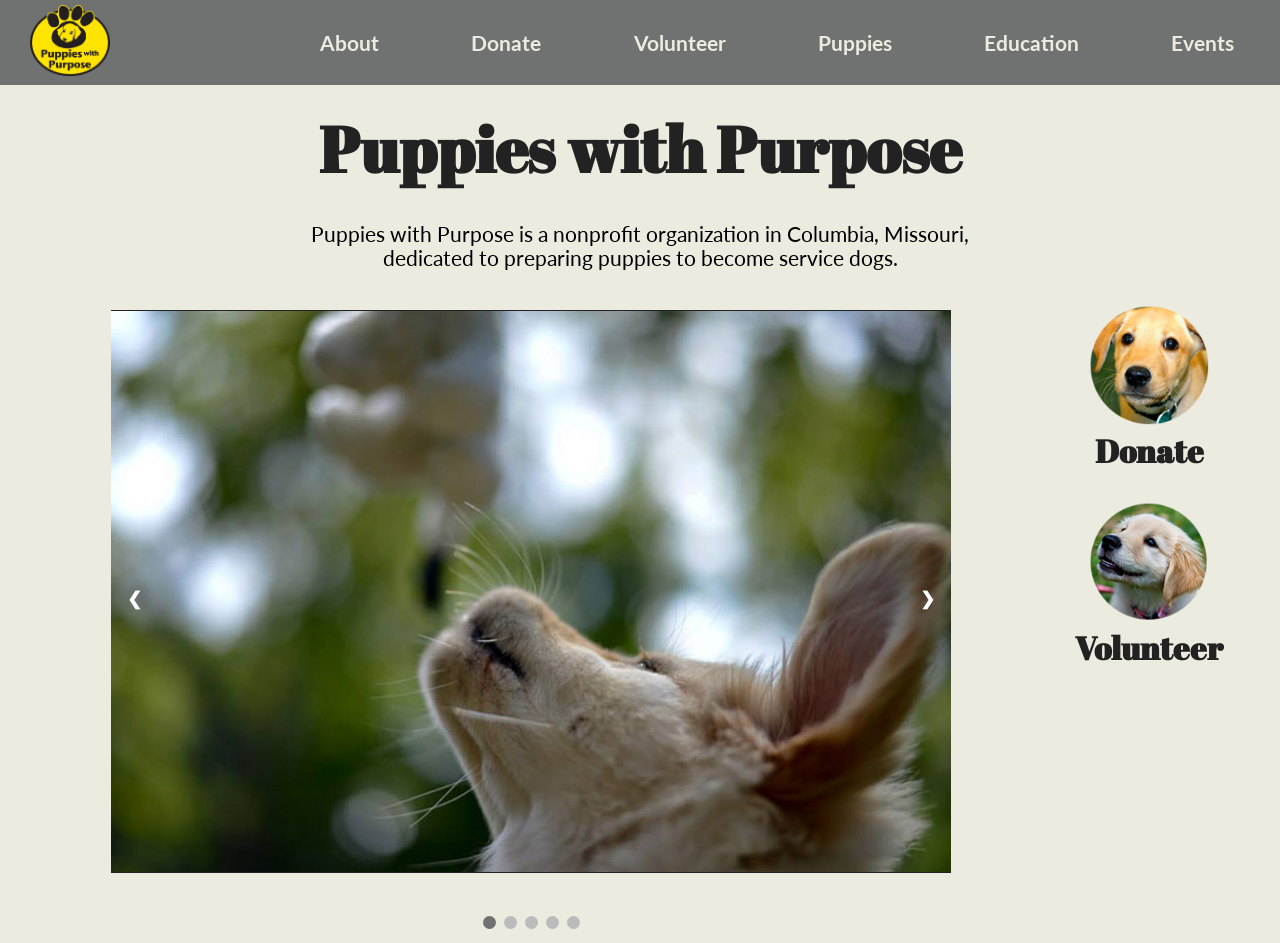
<file: index.html>
<!DOCTYPE html>

<head>
  <meta name="viewport" content="width=device-width, initial-scale=1">
  <meta http-equiv="content-type" content="text/html;charset=utf-8"/>
  <link href="https://fonts.googleapis.com/css?family=Abril+Fatface|Lato:400,400i,700,700i&amp;subset=latin-ext" rel="stylesheet"/>
  <link rel="stylesheet" type="text/css" href="style.css"/>
  <script src="https://code.jquery.com/jquery-1.12.0.min.js"></script>
  <script src="menu.js" type="text/javascript"></script>
</head>
<body>
<header>
  <a href="index.html" class="span_logo">
        <img src="pwplogo_color3.png" alt="Puppies with Purpose Logo" width="80px" />
  </a>

  <nav>
    <a class="menu-trigger" href="#">&#9776;</a>

    <ul class="mainmenu">
      <li> <a href="about.html">About</a> </li>
      <li> <a href="donate.html">Donate</a> </li>
      <li> <a href="volunteer.html">Volunteer</a> </li>
      <li> <a href="puppies.html">Puppies</a> </li>
      <li> <a href="education.html">Education</a> </li>
      <li> <a href="media.html">Events</a> </li>
  </ul>
</nav>
</header>

<h1>Puppies with Purpose</h1>

<p class="intro"> Puppies with Purpose is a nonprofit organization in Columbia, Missouri, <br> dedicated to preparing puppies to become service dogs.</p>

<div class="wrapper">
<article class="main">
<div class="slideshow-container">

  <div class="mySlides fade">
    <img src="Images/slide1.jpg" style="width:100%">
  </div>

  <div class="mySlides fade">
    <img src="Images/slide2.jpg" style="width:100%">
  </div>

  <div class="mySlides fade">
    <img src="Images/slide3.jpg" style="width:100%">
  </div>

    <div class="mySlides fade">
      <img src="Images/slide4.jpg" style="width:100%">
    </div>

    <div class="mySlides fade">
      <img src="Images/slide5.jpg" style="width:100%">
    </div>

  <a class="prev" onclick="plusSlides(-1)">&#10094;</a>
  <a class="next" onclick="plusSlides(1)">&#10095;</a>
</div>
<br>

<div style="text-align:center">
  <span class="dot" onclick="currentSlide(1)"></span>
  <span class="dot" onclick="currentSlide(2)"></span>
  <span class="dot" onclick="currentSlide(3)"></span>
  <span class="dot" onclick="currentSlide(4)"></span>
  <span class="dot" onclick="currentSlide(5)"></span>
</div>
  <script src="puppies_slider.js" type="text/javascript"></script>

</article>

<aside>
  <div class="aside">

    <div class="aside1">
      <a href="donate.html">
      <img src="Images/puppiesicon1.png" alt="Donate" width="120px" height="120px" />
      <h2><a href="5-2currentpuppies.html">Donate</a></h2>
    </div>

    <div class="aside1">
      <a href="volunteer.html">
      <img src="Images/puppiesicon2.png" alt="Volunteer" width="120px" height="120px" />
      <h2><a href="5-2currentpuppies.html">Volunteer</a></h2>
    </div>
  </div>
</aside>
</div>


</body>


</html>
</file>
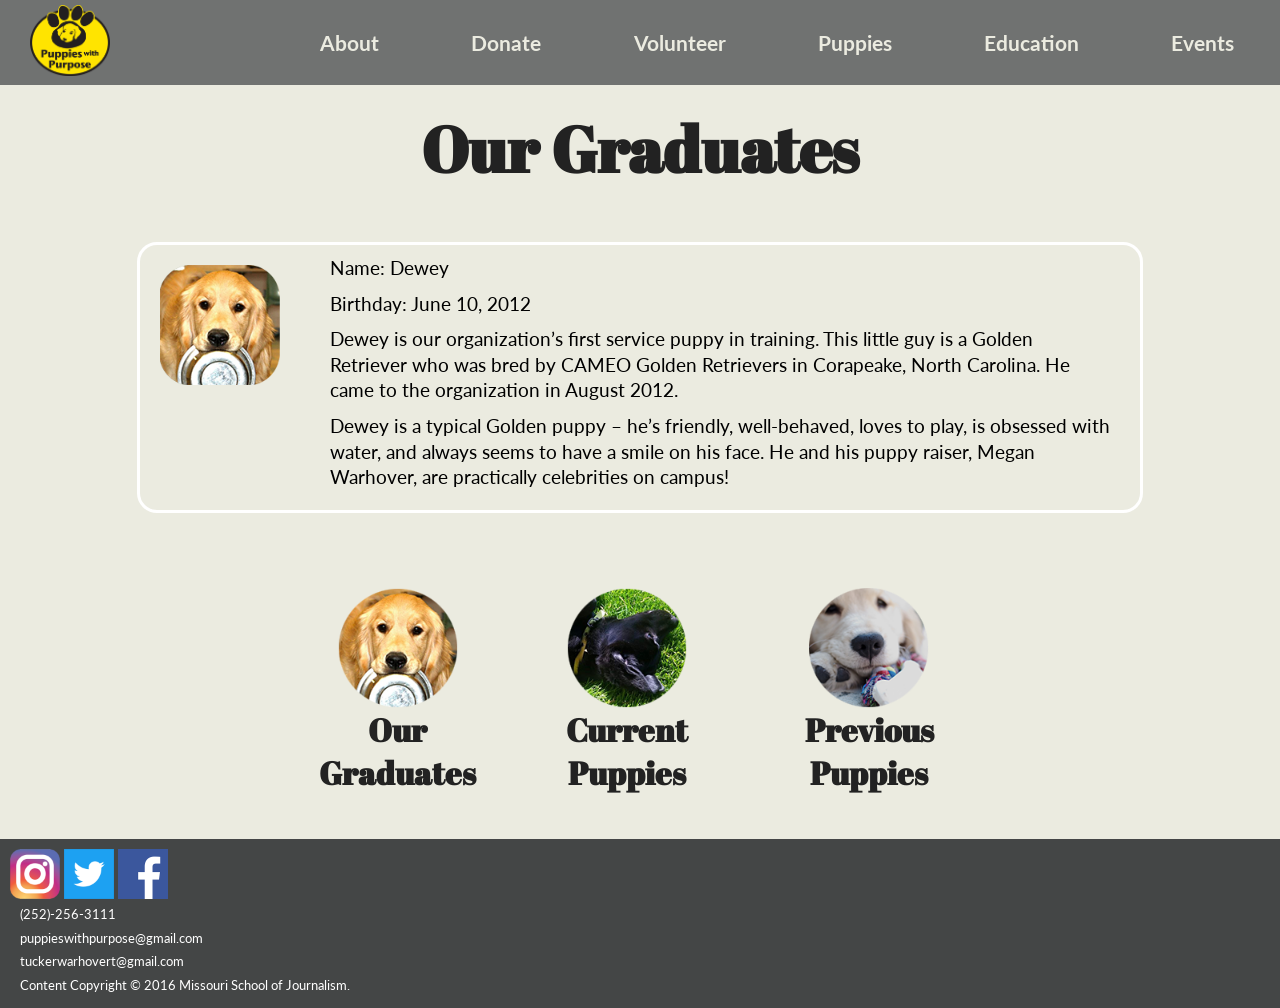
<file: 5-1ourgraduates.html>
<!DOCTYPE html PUBLIC "-//W3C//DTD XHTML 1.0 Transitional//EN"
   "http://www.w3.org/TR/xhtml1/DTD/xhtml1-transitional.dtd">
<html xmlns="http://www.w3.org/1999/xhtml">

<head>
  <title>Our Graduates - Puppies with Purpose</title>
  <meta http-equiv="content-type" content="text/html;charset=utf-8"/>
  <meta name="viewport" content="width=device-width, initial-scale=1">
  <link href="https://fonts.googleapis.com/css?family=Abril+Fatface|Lato:400,400i,700,700i&amp;subset=latin-ext" rel="stylesheet"/>
  <link rel="stylesheet" type="text/css" href="style.css"/>
  <script src="https://code.jquery.com/jquery-1.12.0.min.js"></script>
  <script src="menu.js" type="text/javascript"></script>
</head>

<body>

<header>
  <a href="index.html" class="span_logo">
        <img src="pwplogo_color3.png" alt="Puppies with Purpose Logo" width="80px" />
  </a>

  <nav>
    <a class="menu-trigger" href="#">&#9776;</a>

    <ul class="mainmenu">
      <li> <a href="about.html">About</a> </li>
      <li> <a href="donate.html">Donate</a> </li>
      <li> <a href="volunteer.html">Volunteer</a> </li>
      <li> <a href="puppies.html">Puppies</a> </li>
      <li> <a href="education.html">Education</a> </li>
      <li> <a href="media.html">Events</a> </li>
  </ul>
</nav>

</header>

<h1>Our Graduates</h1>

<div class="puppies_info">

  <div class="puppiesimg">
  <img src="Images/dewey.png" alt="Dewey" width="120px" />
  </div>

  <div class="puppiesintro">
  <p>Name: Dewey</P>
  <p>Birthday: June 10, 2012</P>
  <p>Dewey is our organization’s first service puppy in training. This little guy is a Golden Retriever who was bred by CAMEO Golden Retrievers in Corapeake, North Carolina. He came to the organization in August 2012.
  </P>
  <p>Dewey is a typical Golden puppy – he’s friendly, well-behaved, loves to play, is obsessed with water, and always seems to have a smile on his face. He and his puppy raiser, Megan Warhover, are practically celebrities on campus!
  </P>
  </div>

</div>

<div class="puppies-subpage-link">

  <div class="puppiessubpage">
    <a href="5-1ourgraduates.html">
    <img src="Images/dewey1.png" alt="Our Graduates" width="120px" height="120px" />
    <h4><a href="5-1ourgraduates.html">Our Graduates</a></h4>
  </div>

  <div class="puppiessubpage">
    <a href="5-2currentpuppies.html">
    <img src="Images/cosmo1.png" alt="Current Puppies" width="120px" height="120px" />
    <h4><a href="5-2currentpuppies.html">Current Puppies</a></h4>
  </div>

  <div class="puppiessubpage">
    <a href="5-3previouspuppies.html">
    <img src="Images/daisy1.png" alt="Previous Puppies" width="120px" height="120px" />
    <h4><a href="5-3previouspuppies.html">Previous Puppies</a></h4>
  </div>

</div>

<div class="contact">
<div class="social">
    <a href="https://www.instagram.com/puppieswithpurpose/" target="_blank">
      <img src="Images/Instagram.png" alt="Instagram" width="50px" />
    </a>
    <a href="https://twitter.com/puppieswpurpose" target="_blank">
      <img src="Images/Twitter.png" alt="Twitter" width="50px" />
    </a>
    <a href="https://www.facebook.com/puppieswpurpose/?fref=ts" target="_blank">
        <img src="Images/Facebook.png" alt="Facebook" width="50px" />
    </a>
</div> <!--close social div-->

    <p id="footer"> (252)-256-3111</p>
    <p id="footer"> puppieswithpurpose@gmail.com</p>
    <p id="footer"> tuckerwarhovert@gmail.com</p>
    <p id="footer">Content Copyright &copy; 2016 Missouri School of Journalism.</p>
</div> <!--close contact div-->

</body>


</html>
</file>
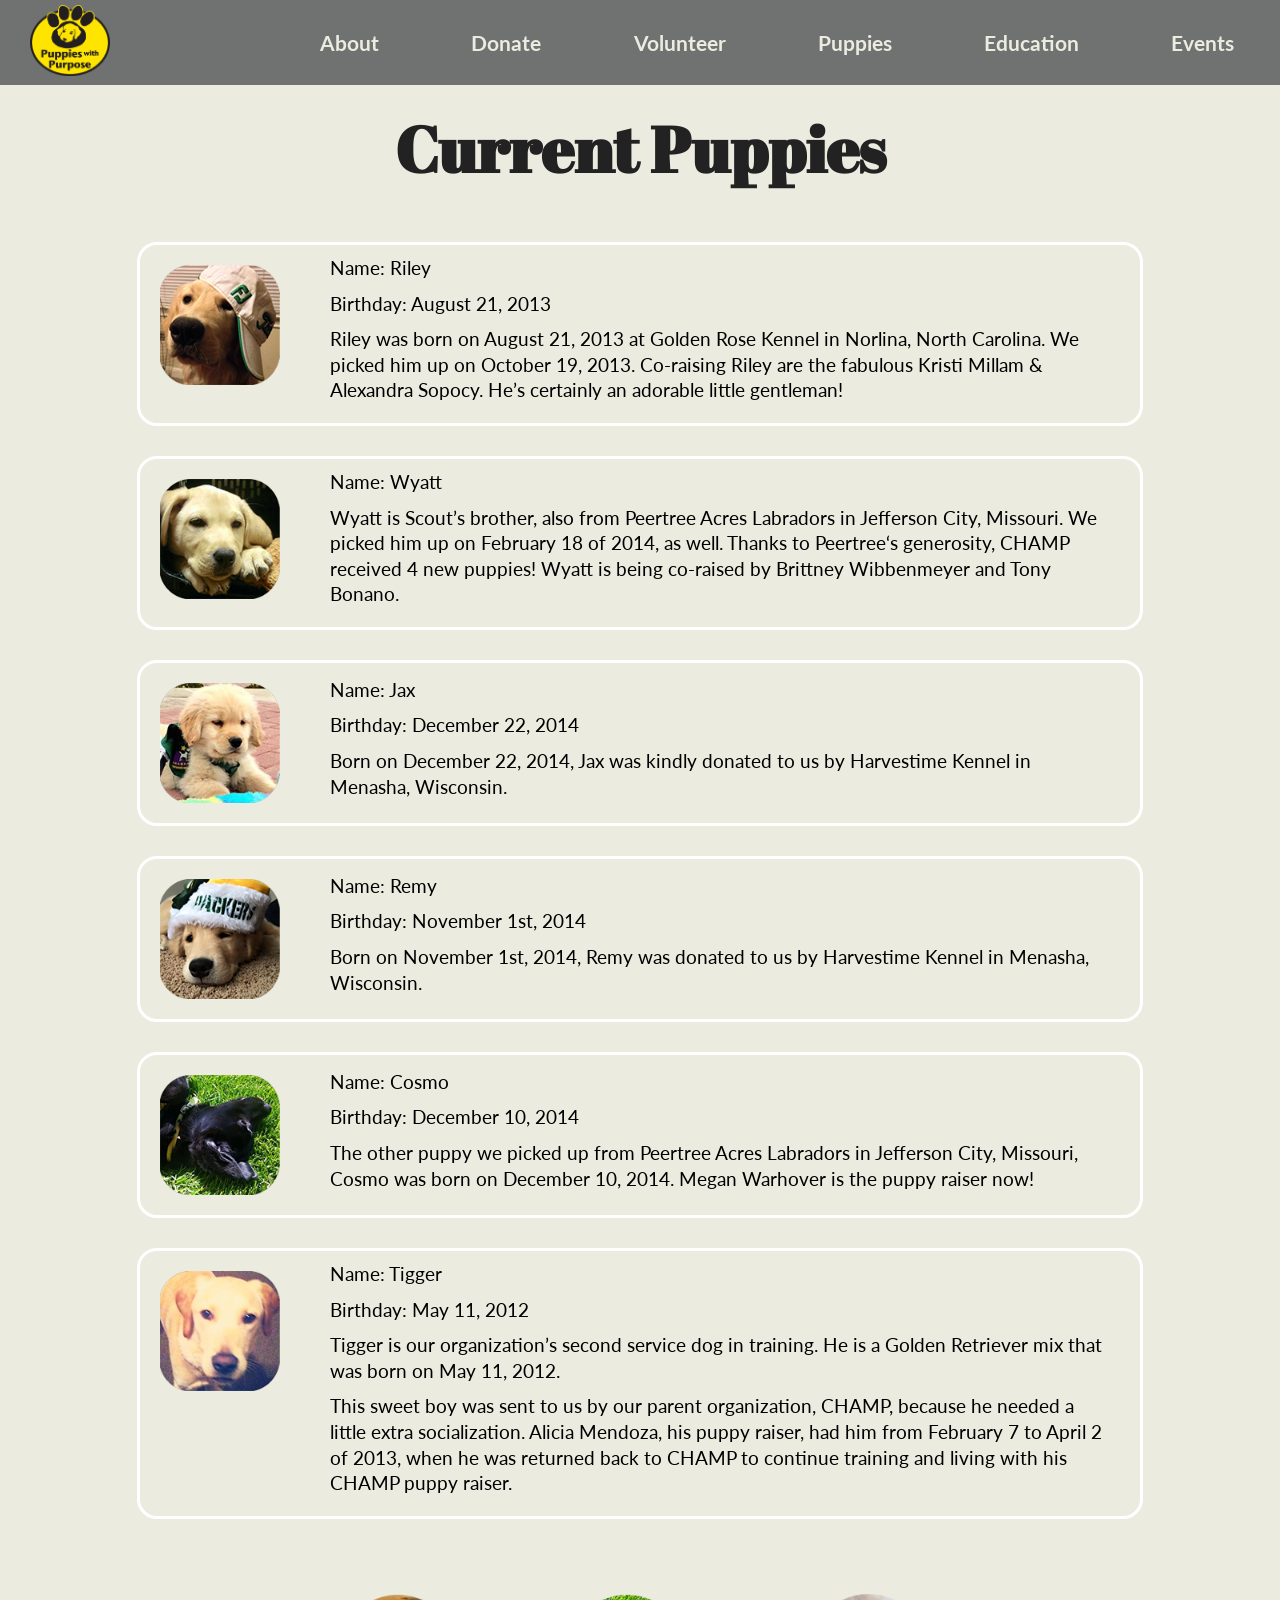
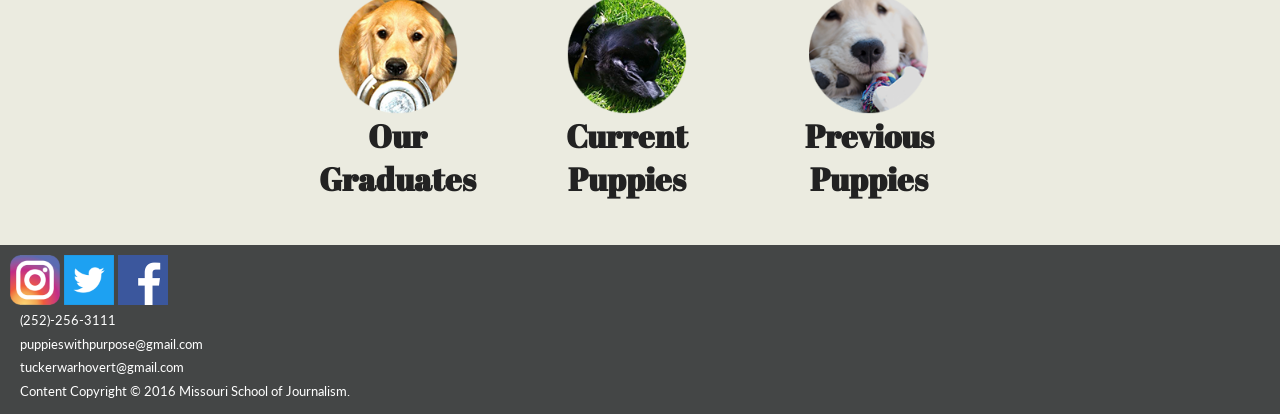
<file: 5-2currentpuppies.html>
<!DOCTYPE html PUBLIC "-//W3C//DTD XHTML 1.0 Transitional//EN"
   "http://www.w3.org/TR/xhtml1/DTD/xhtml1-transitional.dtd">
<html xmlns="http://www.w3.org/1999/xhtml">

<head>
  <title>Current Puppies - Puppies with Purpose</title>
  <meta http-equiv="content-type" content="text/html;charset=utf-8"/>
  <meta name="viewport" content="width=device-width, initial-scale=1">
  <link href="https://fonts.googleapis.com/css?family=Abril+Fatface|Lato:400,400i,700,700i&amp;subset=latin-ext" rel="stylesheet"/>
  <link rel="stylesheet" type="text/css" href="style.css"/>
  <script src="https://code.jquery.com/jquery-1.12.0.min.js"></script>
  <script src="menu.js" type="text/javascript"></script>
</head>

<body>

<header>
  <a href="index.html" class="span_logo">
        <img src="pwplogo_color3.png" alt="Puppies with Purpose Logo" width="80px" />
  </a>

  <nav>
    <a class="menu-trigger" href="#">&#9776;</a>

    <ul class="mainmenu">
      <li> <a href="about.html">About</a> </li>
      <li> <a href="donate.html">Donate</a> </li>
      <li> <a href="volunteer.html">Volunteer</a> </li>
      <li> <a href="puppies.html">Puppies</a> </li>
      <li> <a href="education.html">Education</a> </li>
      <li> <a href="media.html">Events</a> </li>
  </ul>
</nav>

</header>

<h1>Current Puppies</h1>

<div class="puppies_info">

  <div class="puppiesimg">
  <img src="Images/riley.png" alt="Riley" width="120px" />
  </div>

  <div class="puppiesintro">
  <p>Name: Riley</P>
  <p>Birthday: August 21, 2013</P>
  <p>Riley was born on August 21, 2013 at Golden Rose Kennel in Norlina, North Carolina. We picked him up on October 19, 2013. Co-raising Riley are the fabulous Kristi Millam & Alexandra Sopocy. He’s certainly an adorable little gentleman!
  </P>
  </div>

</div>

<div class="puppies_info">

  <div class="puppiesimg">
  <img src="Images/wyatt.png" alt="Wyatt" width="120px" />
  </div>

  <div class="puppiesintro">
  <p>Name: Wyatt</P>
  <p>Wyatt is Scout’s brother, also from Peertree Acres Labradors in Jefferson City, Missouri. We picked him up on February 18 of 2014, as well. Thanks to Peertree‘s generosity, CHAMP received 4 new puppies!  Wyatt is being co-raised by Brittney Wibbenmeyer and Tony Bonano.
  </P>
  </div>

</div>

<div class="puppies_info">

  <div class="puppiesimg">
  <img src="Images/jax.png" alt="Jax" width="120px" />
  </div>

  <div class="puppiesintro">
  <p>Name: Jax</P>
  <p>Birthday: December 22, 2014</p>
  <p>Born on December 22, 2014, Jax was kindly donated to us by Harvestime Kennel in Menasha, Wisconsin.
  </P>
  </div>
</div>

  <div class="puppies_info">

    <div class="puppiesimg">
    <img src="Images/remy.png" alt="Remy" width="120px" />
    </div>

    <div class="puppiesintro">
    <p>Name: Remy</P>
    <p>Birthday: November 1st, 2014</p>
    <p>Born on November 1st, 2014, Remy was donated to us by Harvestime Kennel in Menasha, Wisconsin.
    </P>
    </div>
  </div>

  <div class="puppies_info">

    <div class="puppiesimg">
    <img src="Images/cosmo.png" alt="Cosmo" width="120px" />
    </div>

    <div class="puppiesintro">
    <p>Name: Cosmo</P>
    <p>Birthday: December 10, 2014</p>
    <p>The other puppy we picked up from Peertree Acres Labradors in Jefferson City, Missouri, Cosmo was born on December 10, 2014. Megan Warhover is the puppy raiser now!
    </P>
    </div>
  </div>

    <div class="puppies_info">

      <div class="puppiesimg">
      <img src="Images/tigger.png" alt="Tigger" width="120px" />
      </div>

      <div class="puppiesintro">
      <p>Name: Tigger</P>
      <p>Birthday: May 11, 2012</p>
      <p>Tigger is our organization’s second service dog in training. He is a Golden Retriever mix that was born on May 11, 2012.
      </P>
      <p>This sweet boy was sent to us by our parent organization, CHAMP, because he needed a little extra socialization. Alicia Mendoza, his puppy raiser, had him from February 7 to April 2 of 2013, when he was returned back to CHAMP to continue training and living with his CHAMP puppy raiser.
      </p>
     </div>
   </div>

<div class="puppies-subpage-link">

  <div class="puppiessubpage">
    <a href="5-1ourgraduates.html">
    <img src="Images/dewey1.png" alt="Our Graduates" width="120px" height="120px" />
    <h4><a href="5-1ourgraduates.html">Our Graduates</a></h4>
  </div>

  <div class="puppiessubpage">
    <a href="5-2currentpuppies.html">
    <img src="Images/cosmo1.png" alt="Current Puppies" width="120px" height="120px" />
    <h4><a href="5-2currentpuppies.html">Current Puppies</a></h4>
  </div>

  <div class="puppiessubpage">
    <a href="5-3previouspuppies.html">
    <img src="Images/daisy1.png" alt="Previous Puppies" width="120px" height="120px" />
    <h4><a href="5-3previouspuppies.html">Previous Puppies</a></h4>
  </div>

</div>

<div class="contact">
<div class="social">
    <a href="https://www.instagram.com/puppieswithpurpose/" target="_blank">
      <img src="Images/Instagram.png" alt="Instagram" width="50px" />
    </a>
    <a href="https://twitter.com/puppieswpurpose" target="_blank">
      <img src="Images/Twitter.png" alt="Twitter" width="50px" />
    </a>
    <a href="https://www.facebook.com/puppieswpurpose/?fref=ts" target="_blank">
        <img src="Images/Facebook.png" alt="Facebook" width="50px" />
    </a>
</div> <!--close social div-->

    <p id="footer"> (252)-256-3111</p>
    <p id="footer"> puppieswithpurpose@gmail.com</p>
    <p id="footer"> tuckerwarhovert@gmail.com</p>
    <p id="footer">Content Copyright &copy; 2016 Missouri School of Journalism.</p>
</div> <!--close contact div-->

</body>


</html>
</file>
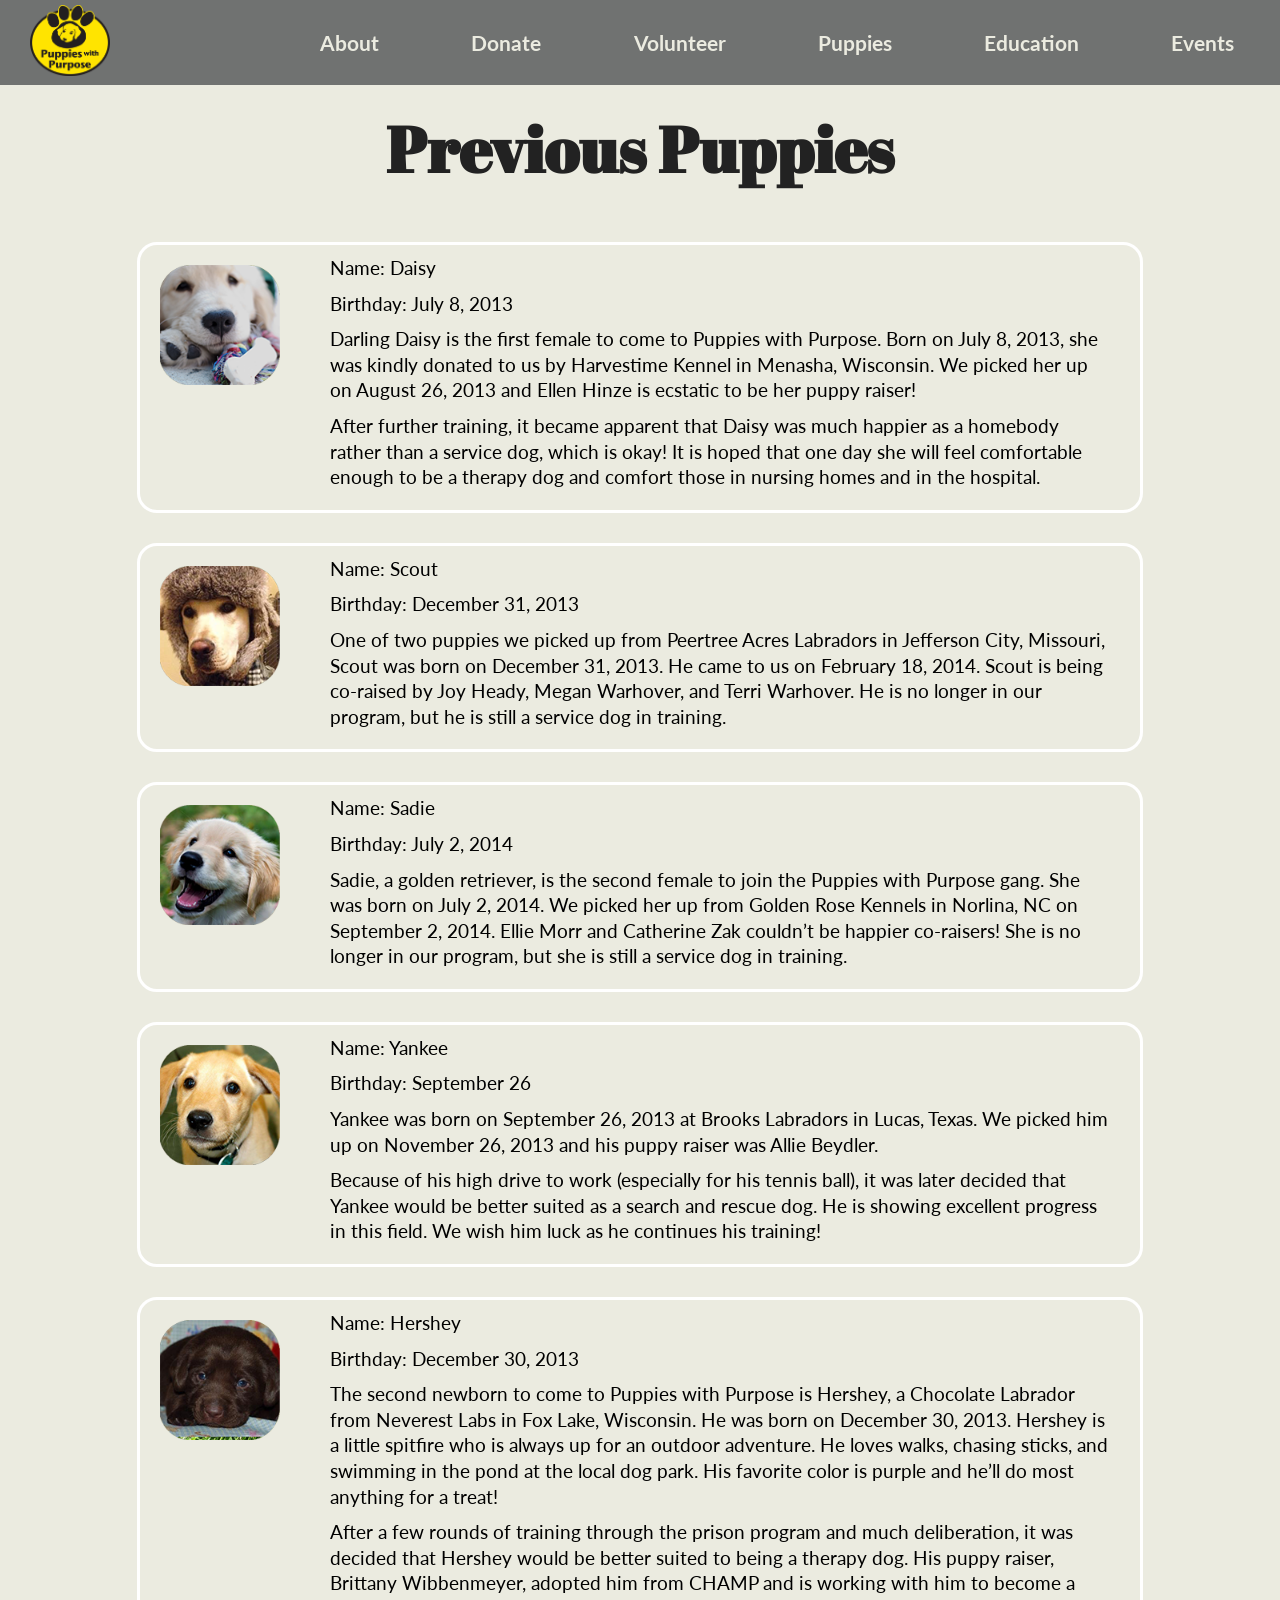
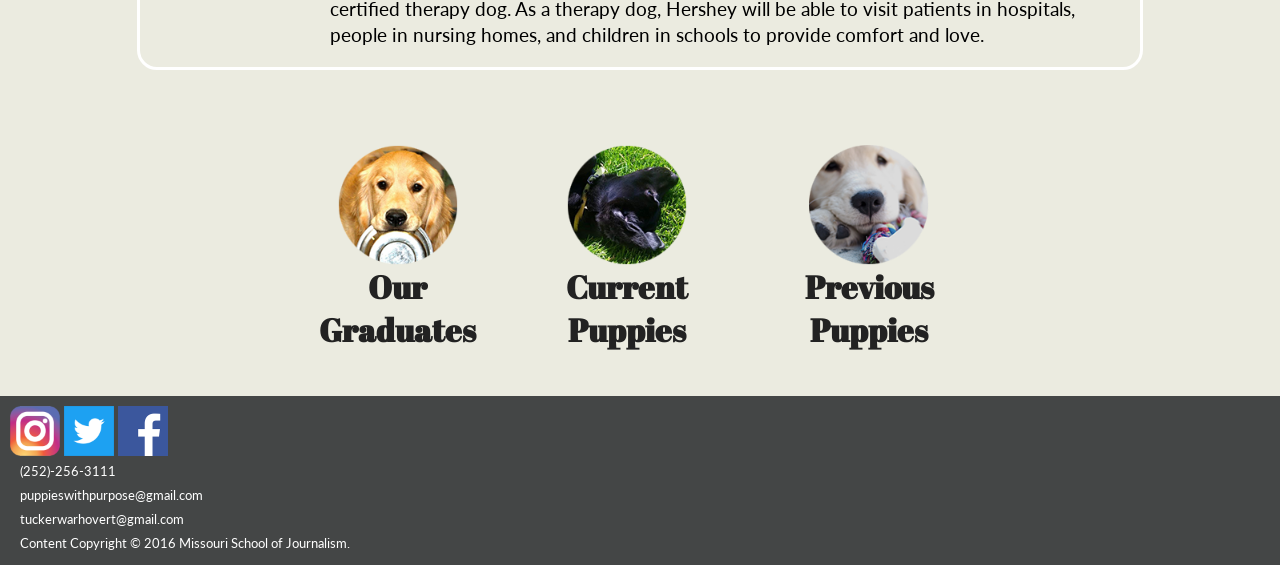
<file: 5-3previouspuppies.html>
<!DOCTYPE html PUBLIC "-//W3C//DTD XHTML 1.0 Transitional//EN"
   "http://www.w3.org/TR/xhtml1/DTD/xhtml1-transitional.dtd">
<html xmlns="http://www.w3.org/1999/xhtml">

<head>
  <title>Previous Puppies - Puppies with Purpose</title>
  <meta http-equiv="content-type" content="text/html;charset=utf-8"/>
  <meta name="viewport" content="width=device-width, initial-scale=1">
  <link href="https://fonts.googleapis.com/css?family=Abril+Fatface|Lato:400,400i,700,700i&amp;subset=latin-ext" rel="stylesheet"/>
  <link rel="stylesheet" type="text/css" href="style.css"/>
  <script src="https://code.jquery.com/jquery-1.12.0.min.js"></script>
  <script src="menu.js" type="text/javascript"></script>
</head>

<body>

<header>
  <a href="index.html" class="span_logo">
        <img src="pwplogo_color3.png" alt="Puppies with Purpose Logo" width="80px" />
  </a>

  <nav>
    <a class="menu-trigger" href="#">&#9776;</a>

    <ul class="mainmenu">
      <li> <a href="about.html">About</a> </li>
      <li> <a href="donate.html">Donate</a> </li>
      <li> <a href="volunteer.html">Volunteer</a> </li>
      <li> <a href="puppies.html">Puppies</a> </li>
      <li> <a href="education.html">Education</a> </li>
      <li> <a href="media.html">Events</a> </li>
  </ul>
</nav>

</header>

<h1>Previous Puppies</h1>

<div class="puppies_info">

  <div class="puppiesimg">
  <img src="Images/daisy.png" alt="Daisy" width="120px" />
  </div>

  <div class="puppiesintro">
  <p>Name: Daisy</P>
  <p>Birthday: July 8, 2013</P>
  <p>Darling Daisy is the first female to come to Puppies with Purpose. Born on July 8, 2013, she was kindly donated to us by Harvestime Kennel in Menasha, Wisconsin. We picked her up on August 26, 2013 and Ellen Hinze is ecstatic to be her puppy raiser!
  </P>
  <p>After further training, it became apparent that Daisy was much happier as a homebody rather than a service dog, which is okay! It is hoped that one day she will feel comfortable enough to be a therapy dog and comfort those in nursing homes and in the hospital.
  </P>
  </div>
</div>

  <div class="puppies_info">

    <div class="puppiesimg">
    <img src="Images/scout.png" alt="Scout" width="120px" />
    </div>

    <div class="puppiesintro">
    <p>Name: Scout</P>
    <p>Birthday: December 31, 2013</p>
    <p>One of two puppies we picked up from Peertree Acres Labradors in Jefferson City, Missouri, Scout was born on December 31, 2013. He came to us on February 18, 2014. Scout is being co-raised by Joy Heady, Megan Warhover, and Terri Warhover. He is no longer in our program, but he is still a service dog in training.
    </p>
   </div>
 </div>

 <div class="puppies_info">

   <div class="puppiesimg">
   <img src="Images/sadie.png" alt="Sadie" width="120px" />
   </div>

   <div class="puppiesintro">
   <p>Name: Sadie</P>
   <p>Birthday: July 2, 2014</p>
   <p>Sadie, a golden retriever, is the second female to join the Puppies with Purpose gang. She was born on July 2, 2014. We picked her up from Golden Rose Kennels in Norlina, NC on September 2, 2014. Ellie Morr and Catherine Zak couldn’t be happier co-raisers! She is no longer in our program, but she is still a service dog in training.
   </p>
  </div>
</div>

<div class="puppies_info">

  <div class="puppiesimg">
  <img src="Images/yankee.png" alt="Yankee" width="120px" />
  </div>

  <div class="puppiesintro">
  <p>Name: Yankee</P>
  <p>Birthday: September 26</p>
  <p>Yankee was born on September 26, 2013 at Brooks Labradors in Lucas, Texas. We picked him up on November 26, 2013 and his puppy raiser was Allie Beydler.
  </P>
  <p>Because of his high drive to work (especially for his tennis ball), it was later decided that Yankee would be better suited as a search and rescue dog. He is showing excellent progress in this field. We wish him luck as he continues his training!
  </p>
 </div>
</div>

<div class="puppies_info">

  <div class="puppiesimg">
  <img src="Images/hershey.png" alt="Hershey" width="120px" />
  </div>

  <div class="puppiesintro">
  <p>Name: Hershey</P>
  <p>Birthday: December 30, 2013</p>
  <p>The second newborn to come to Puppies with Purpose is Hershey, a Chocolate Labrador from Neverest Labs in Fox Lake, Wisconsin. He was born on December 30, 2013. Hershey is a little spitfire who is always up for an outdoor adventure. He loves walks, chasing sticks, and swimming in the pond at the local dog park. His favorite color is purple and he’ll do most anything for a treat!
  </P>
  <p>After a few rounds of training through the prison program and much deliberation, it was decided that Hershey would be better suited to being a therapy dog. His puppy raiser, Brittany Wibbenmeyer, adopted him from CHAMP and is working with him to become a certified therapy dog. As a therapy dog, Hershey will be able to visit patients in hospitals, people in nursing homes, and children in schools to provide comfort and love.
  </p>
 </div>
</div>


<div class="puppies-subpage-link">

  <div class="puppiessubpage">
    <a href="5-1ourgraduates.html">
    <img src="Images/dewey1.png" alt="Our Graduates" width="120px" height="120px" />
    <h4><a href="5-1ourgraduates.html">Our Graduates</a></h4>
  </div>

  <div class="puppiessubpage">
    <a href="5-2currentpuppies.html">
    <img src="Images/cosmo1.png" alt="Current Puppies" width="120px" height="120px" />
    <h4><a href="5-2currentpuppies.html">Current Puppies</a></h4>
  </div>

  <div class="puppiessubpage">
    <a href="5-3previouspuppies.html">
    <img src="Images/daisy1.png" alt="Previous Puppies" width="120px" height="120px" />
    <h4><a href="5-3previouspuppies.html">Previous Puppies</a></h4>
  </div>

</div>

<div class="contact">
<div class="social">
    <a href="https://www.instagram.com/puppieswithpurpose/" target="_blank">
      <img src="Images/Instagram.png" alt="Instagram" width="50px" />
    </a>
    <a href="https://twitter.com/puppieswpurpose" target="_blank">
      <img src="Images/Twitter.png" alt="Twitter" width="50px" />
    </a>
    <a href="https://www.facebook.com/puppieswpurpose/?fref=ts" target="_blank">
        <img src="Images/Facebook.png" alt="Facebook" width="50px" />
    </a>
</div> <!--close social div-->

    <p id="footer"> (252)-256-3111</p>
    <p id="footer"> puppieswithpurpose@gmail.com</p>
    <p id="footer"> tuckerwarhovert@gmail.com</p>
    <p id="footer">Content Copyright &copy; 2016 Missouri School of Journalism.</p>
</div> <!--close contact div-->

</body>


</html>
</file>
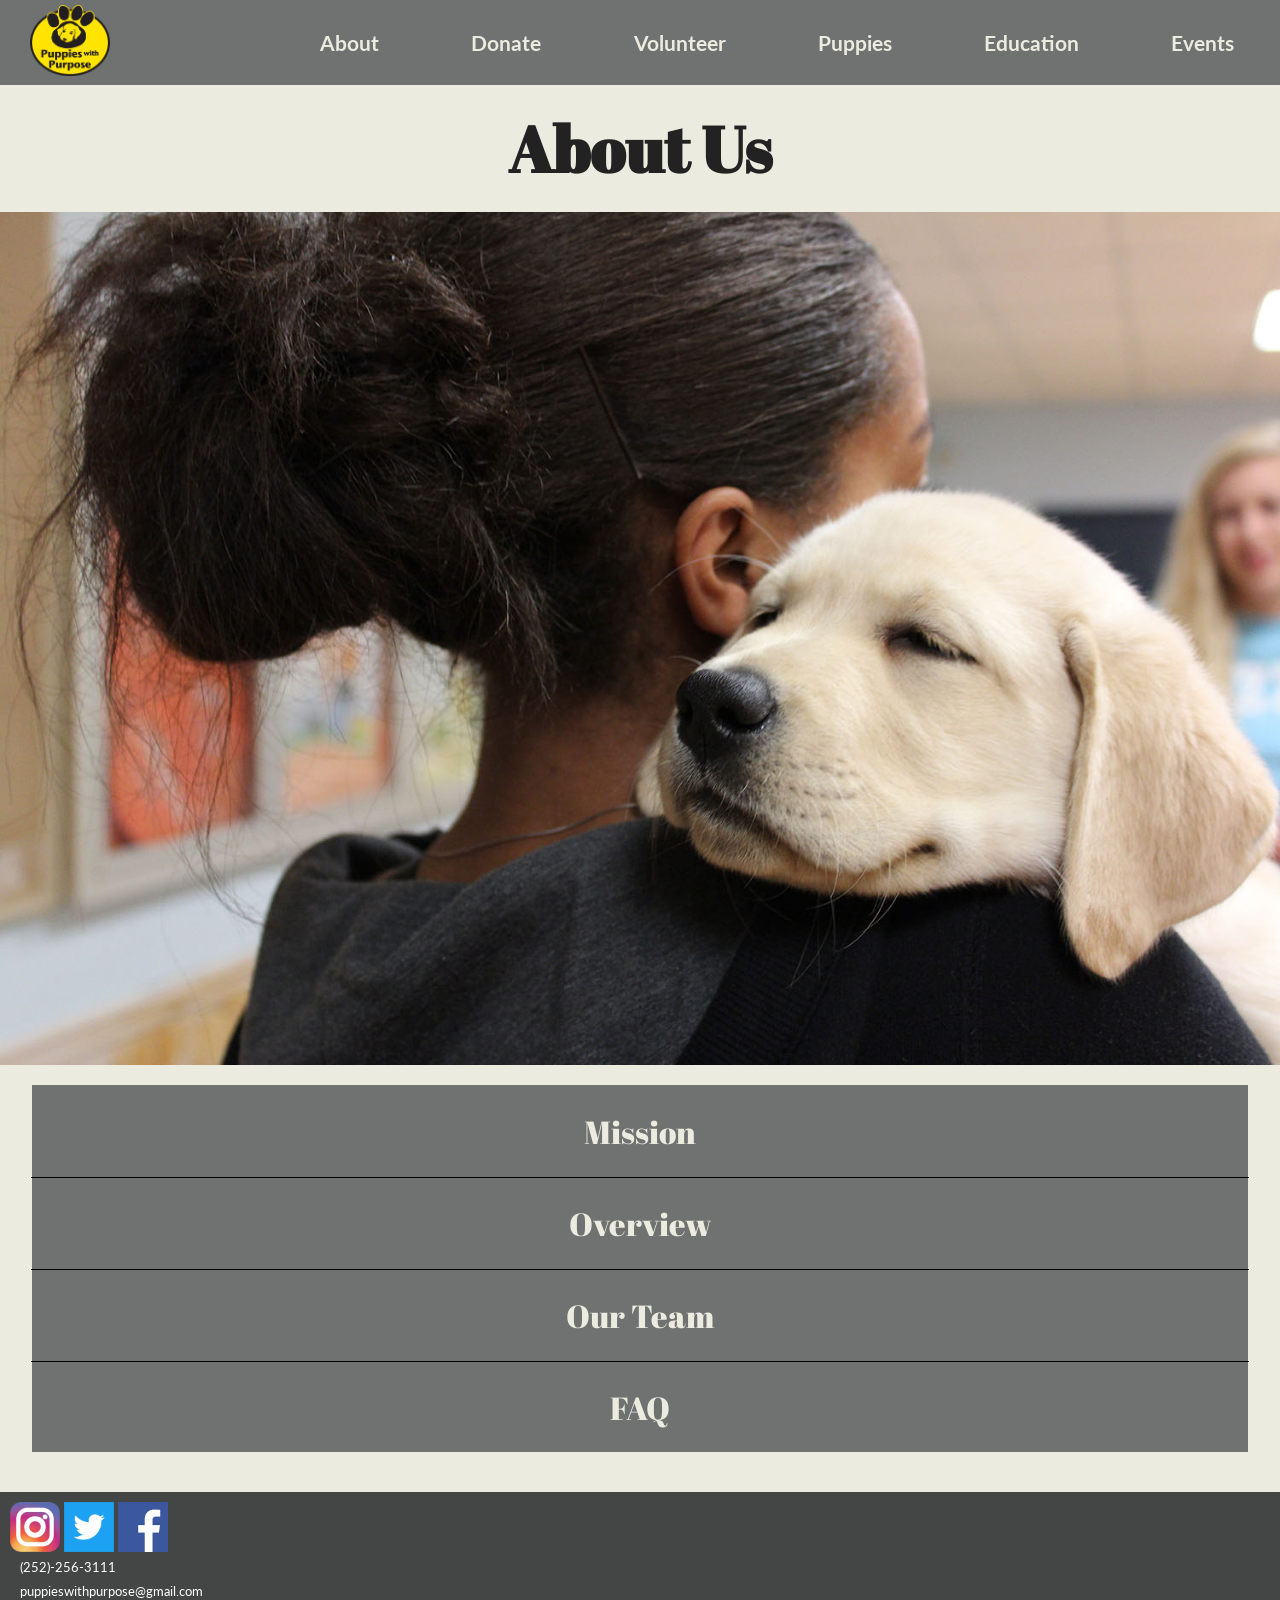
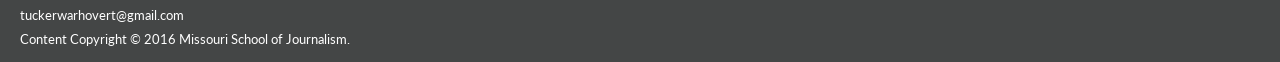
<file: about.html>
<!DOCTYPE html PUBLIC "-//W3C//DTD XHTML 1.0 Transitional//EN"
   "http://www.w3.org/TR/xhtml1/DTD/xhtml1-transitional.dtd">
<html xmlns="http://www.w3.org/1999/xhtml">

<head>
  <title>About - Puppies With Purpose</title>
  <meta name="viewport" content="width=device-width, initial-scale=1">
  <meta http-equiv="content-type" content="text/html;charset=utf-8"/>
  <link href="https://fonts.googleapis.com/css?family=Abril+Fatface|Lato:400,400i,700,700i&amp;subset=latin-ext" rel="stylesheet">
  <link rel="stylesheet" type="text/css" href="style.css"/>
  <script src="https://code.jquery.com/jquery-1.12.0.min.js"></script>
  <script src="menu.js" type="text/javascript"></script>
</head>

<body>
  <header>
    <a href="index.html" class="span_logo">
          <img src="pwplogo_color3.png" alt="Puppies with Purpose Logo" width="80px" />
    </a>

    <nav>
      <a class="menu-trigger" href="#">&#9776;</a>

      <ul class="mainmenu">
        <li> <a href="about.html">About</a> </li>
        <li> <a href="donate.html">Donate</a> </li>
        <li> <a href="volunteer.html">Volunteer</a> </li>
        <li> <a href="puppies.html">Puppies</a> </li>
        <li> <a href="education.html">Education</a> </li>
        <li> <a href="media.html">Events</a> </li>
    </ul>
  </nav>

  </header>

  <div class="flex-container">
  <div class="flex-item">

  <div class="flex-container">

       <h1>About Us
       </h1>
  </div> <!--close flex-container-->
  </div> <!--close flex-item-->

  <div class="flex-container">
  <div class="flex-item">
  <div class="zoom-image">
    <img src="Images/IMG_2100.JPG" alt="Puppies, People, Purpose"/>
  </div> <!--close flex-container-->
  </div> <!--close flex-item-->
  </div> <!--close zoom-image-->

  <section class="ac-container">

  <div class="flex-item">

<div>
  <input id="ac-1" name="accordion-1" type="checkbox"/>
  <label for="ac-1">Mission</label>
  <article class="ac-medium">

      <p>By raising and socializing puppies to become assistance dogs
        and by helping to create a disability conscious community,
        students will provide aid to people with disabilities while
        learning the value of service to society.</p>

      <p>Puppies with Purpose is an organization in Columbia, Missouri,
         that allows University of Missouri students to raise puppies to
         become service dogs. We work in conjunction with our parent organization,
         Canine Helpers Allow More Possibilities (CHAMP) Assistance Dogs, Inc.
         After our student volunteers work to socialize puppies and prepare them
         for the rigorous process of becoming service dogs, CHAMP trains them to
         aid people with a variety of cognitive and physical disabilities (though
         Puppies with Purpose and CHAMP do not provide service dogs for those needing
         help with visual or hearing impairments, or seizure or diabetic alerts).</p>

         <p>One of our primary missions is to assist in alleviating the drastic shortage
         of service dogs throughout the country. Disabled persons who would benefit from
         a service dog must wait for what may be years to obtain one – additionally, service
         dogs may cost as much as $23,000. The beauty of sending our puppies to CHAMP is that
         the organization is one of the few that does not charge the clients for their service
         dogs. CHAMP will place service dogs with children with disabilities, and through an
         extensive process, works to find perfect matches for the animals they train.</p>

         <p>It is also the mission of Puppies with Purpose to help to create a disability
         conscious community through our educational programs. Through presentations
         and demonstrations we educate students and the public about service dog etiquette
         and the important jobs these dogs perform daily.</p>

  </article>
</div>

<div>
  <input id="ac-2" name="accordion-1" type="checkbox" />
      		<label for="ac-2">Overview</label>
      		<article class="ac-medium">

    <p><strong>Who We Are</strong></p>

    <p>Puppies with Purpose is a nonprofit organization in Columbia,
      Missouri, dedicated to preparing puppies to become service dogs.
      By raising and socializing puppies to become assistance dogs and by
      helping to create a disability conscious community, students provide aid
      to people with disabilities while learning the value of service to society. Read more...</p>


      <p><strong>What We Do</strong></p>

      <p>Service dogs, also called assistance dogs, can be life changing for a
        person with cognitive or physical disabilities that need extra help with
        everyday tasks. There is a drastic shortage of service dogs in the United States,
         with a waiting list of two years or more, and service dogs can cost up to $23,000.
         Puppies with Purpose is working to offset the shortage of service dogs by allowing
         Mizzou students to raise and socialize service dogs in training. We do not train the
        dogs ourselves; rather, the dogs are trained through a special program at a women’s
        prison in Vandalia, Missouri.</p>

  </article>
</div>

<div>
  <input id="ac-3" name="accordion-1" type="checkbox" />
      		<label for="ac-3">Our Team</label>
      		<article class="ac-small">
    <p>Our staff, directed by Founder Dr. TerriAnn Tucker-Warhover, includes mostly students
       in vital leadership roles.</p>
  </article>
</div>

<div>
  <input id="ac-4" name="accordion-1" type="checkbox" />
      		<label for="ac-4">FAQ</label>
      		<article class="ac-large">

    <p>If some of this information seems confusing, here are some Frequently Asked Questions:</p>
    <p>Lorem ipsum dolor sit amet, consectetur adipiscing elit. Praesent eu quam ut orci vulputate</p>
    <p>condimentum non id metus. Sed vel nulla ac sapien porta porta eu id dolor. Donec id laoreet mi,</p>
    <p>ut ultrices arcu. Nullam turpis leo, convallis et purus eget, scelerisque gravida elit. Vestibulum</p>
    <p>elementum, elit a hendrerit facilisis, massa massa ultrices neque, a cursus mauris ex a dolor. Interdum</p>
    <p>et malesuada fames ac ante ipsum primis in faucibus. Mauris a augue eleifend, bibendum ante ac,</p>
    <p>vulputate arcu. Ut bi@cbendum blandit diam, a pharetra enim tincidunt sit amet. Praesent tristique tempor</p>
    <p>dignissim. Aliquam luctus justo quis massa vestibulum, sed tincidunt lorem molestie. Vivamus aliquet nisl</p>
    <p>pulvinar ipsum vehicula, in cursus mi dignissim. Duis purus neque, tempor id tellus et, convallis faucibus elit.</p>
    <p>Vestibulum tristique rutrum tellus, quis luctus tellus. Duis eu tempus sapien. Pellentesque at enim felis.</p>

  </article>
</div>

  </div>
</section>

</div> <!--close container div-->


    <!-- <div class="contact">
    <p>252-256-3111</p>
    <p>puppieswithpurpose@gmail.com</p>
    <p>tuckerwarhovert@gmail.com</p>
    </div> <!-close info box div-->

  <div class="contact">
  <div class="social">
      <a href="https://www.instagram.com/puppieswithpurpose/" target="_blank">
        <img src="Images/Instagram.png" alt="Instagram" width="50px" />
      </a>
      <a href="https://twitter.com/puppieswpurpose" target="_blank">
        <img src="Images/Twitter.png" alt="Twitter" width="50px" />
      </a>
      <a href="https://www.facebook.com/puppieswpurpose/?fref=ts" target="_blank">
          <img src="Images/Facebook.png" alt="Facebook" width="50px" />
      </a>
  </div> <!--close social div-->

      <p id="footer"> (252)-256-3111</p>
      <p id="footer"> puppieswithpurpose@gmail.com</p>
      <p id="footer"> tuckerwarhovert@gmail.com</p>
      <p id="footer">Content Copyright &copy; 2016 Missouri School of Journalism.</p>
  </div> <!--close contact div-->


</body>
</html>
</file>
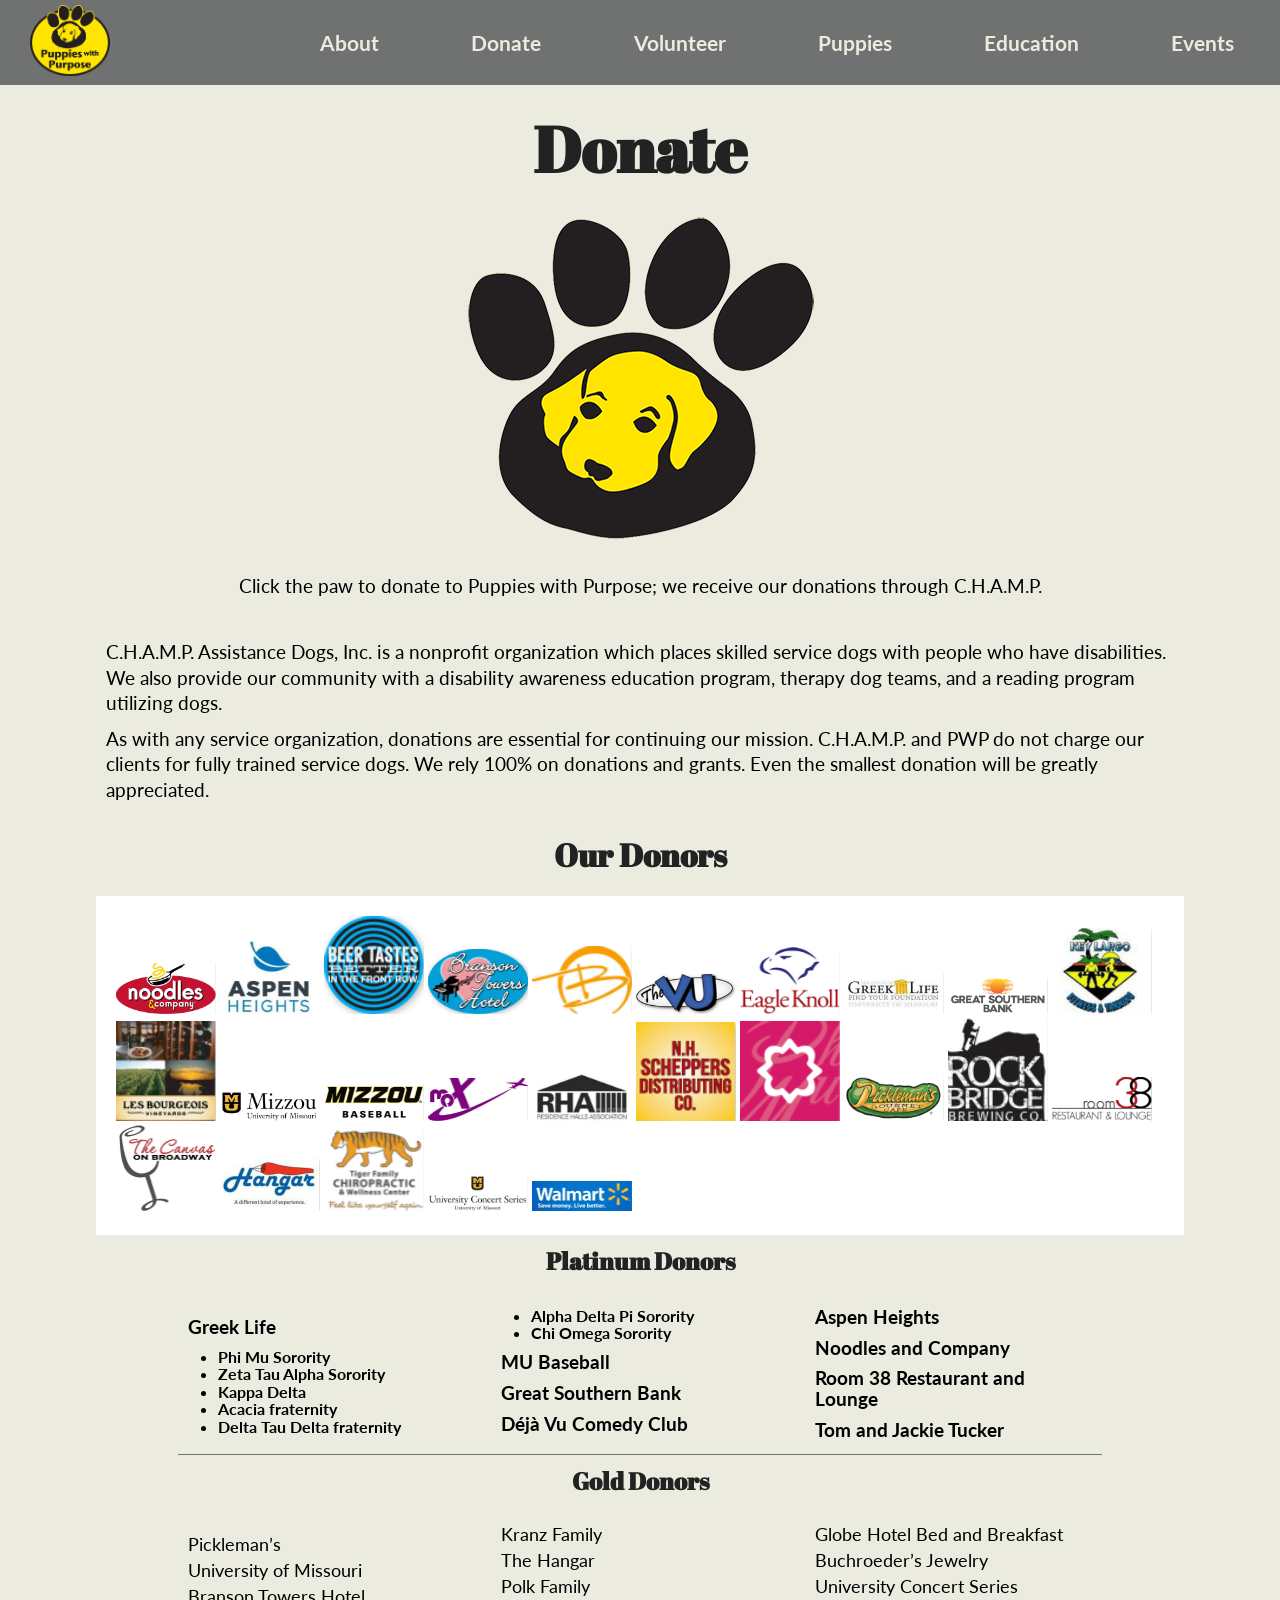
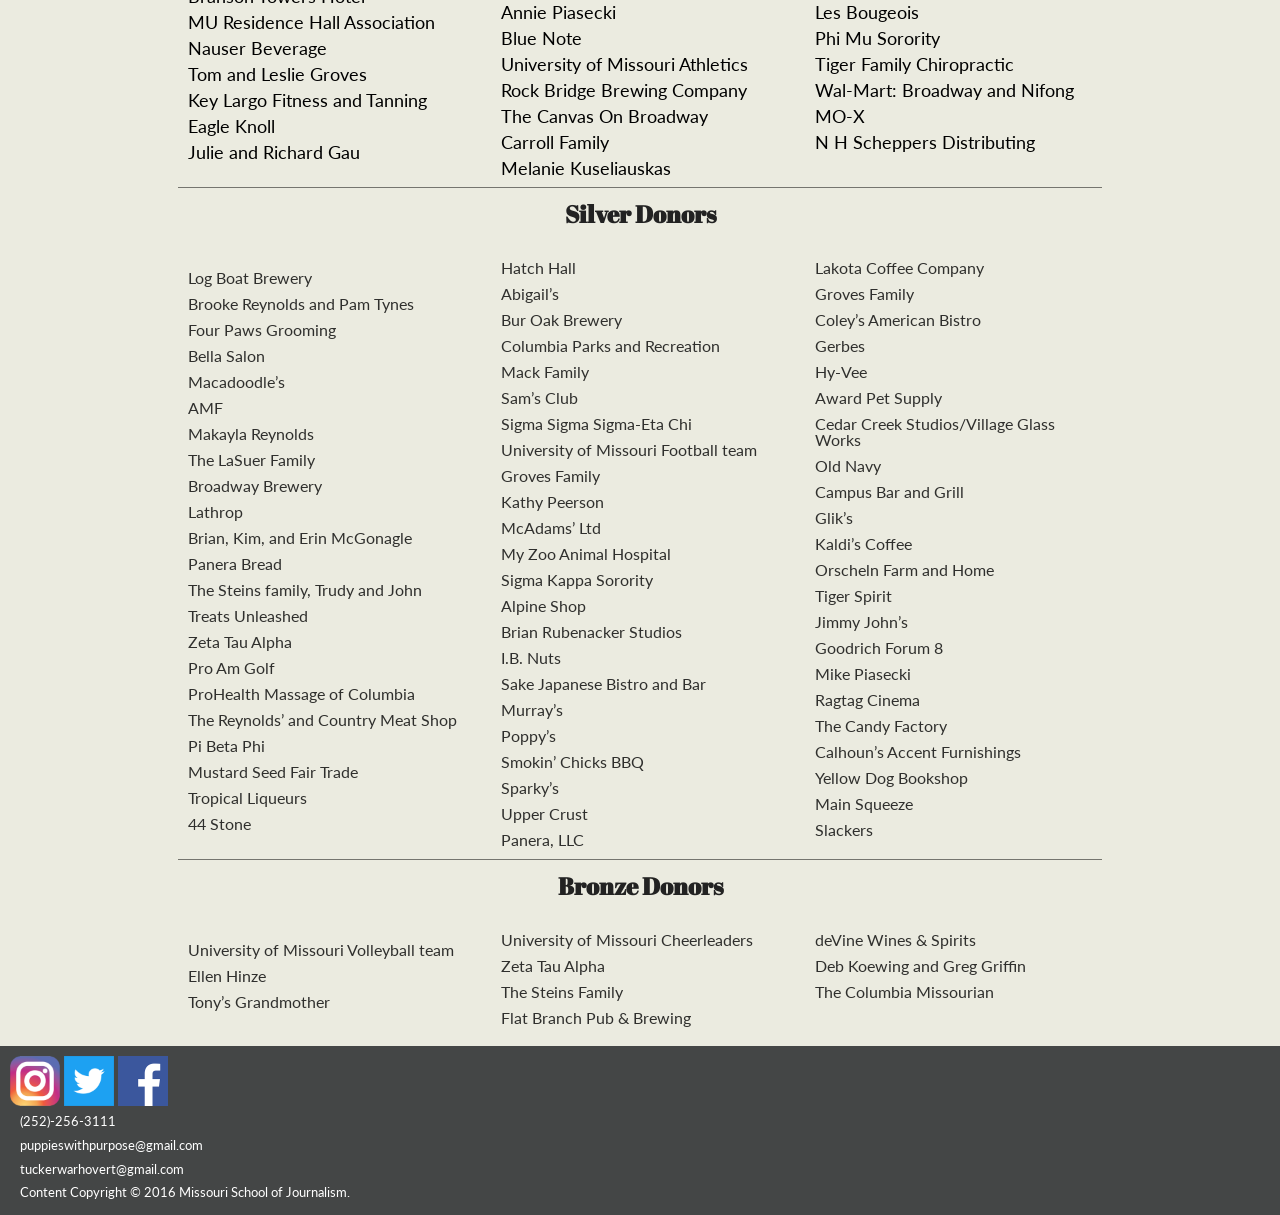
<file: donate.html>
<!DOCTYPE html>

<head>
  <title>Donate - Puppies with Purpose</title>
  <meta name="viewport" content="width=device-width, initial-scale=1">
  <meta http-equiv="content-type" content="text/html;charset=utf-8"/>
  <link href="https://fonts.googleapis.com/css?family=Abril+Fatface|Lato:400,400i,700,700i&amp;subset=latin-ext" rel="stylesheet"/>
  <link rel="stylesheet" type="text/css" href="style.css"/>
  <script src="https://code.jquery.com/jquery-1.12.0.min.js"></script>
  <script src="menu.js" type="text/javascript"></script>
</head>

<body>

  <header>
    <a href="index.html" class="span_logo">
          <img src="pwplogo_color3.png" alt="Puppies with Purpose Logo" width="80px" />
    </a>

    <nav>
      <a class="menu-trigger" href="#">&#9776;</a>

      <ul class="mainmenu">
        <li> <a href="about.html">About</a> </li>
        <li> <a href="donate.html">Donate</a> </li>
        <li> <a href="volunteer.html">Volunteer</a> </li>
        <li> <a href="puppies.html">Puppies</a> </li>
        <li> <a href="education.html">Education</a> </li>
        <li> <a href="media.html">Events</a> </li>
    </ul>
  </nav>

  </header>

  <div class="flex-container">
      <div class="flex-item">
<h1>Donate
</h1>
</div>

  <div class="flex-item2">
<a href="http://web.archive.org/web/20130902041123/http://champdogs.org/donate-today">
<img src="Images/pwplogo_color_menu copy.png" alt="Click to Donate to CHAMP"/> </a>
</div>
<div class="width">
  <div class="flex-container">
<p>Click the paw to donate to Puppies with Purpose; we receive our donations through C.H.A.M.P.</p>
</div>
</div>

<div class="width">
<p>
  C.H.A.M.P. Assistance Dogs, Inc. is a nonprofit organization which places skilled service dogs with people who have disabilities. We also provide our community with a disability awareness education program, therapy dog teams, and a reading program utilizing dogs. </p>
<p>
  As with any service organization, donations are essential for continuing our mission. C.H.A.M.P. and PWP do not charge our clients for fully trained service dogs. We rely 100% on donations and grants. Even the smallest donation will be greatly appreciated.
</p>
</div>
<div class="width">
    <h4>
        Our Donors
      </h4>
</div>
<div class="width">
    <div id="logo_container">
    <img src="donors/2010-Noodles-Logo_1.jpg" alt="Noodles and Company" width="100px" />
    <img src="donors/Aspen_11.jpg" alt="Aspen Heights" width="100px" />
    <img src="donors/blue-note_85.jpg" alt="Blue Note" width="100px" />
    <img src="donors/Branson-Towers-Hotel_130.jpg" alt="Branson Towers Hotel" width="100px" />
    <img src="donors/Buchroeders-Jewelry-_85.jpg" alt="Buchroeders Jewelry" width="100px" />
    <img src="donors/DejaVu-logo_12.jpg" alt="DejaVu" width="100px" />
    <img src="donors/Eagle-Knoll-_118.jpg" alt="Eagle Knoll" width="100px" />
    <img src="donors/greek-life_12.jpg" alt="greek life" width="100px" />
    <img src="donors/GSB_Logo-ID_11-11_12.jpg" alt="GSB" width="100px" />
    <img src="donors/Key-Largo-Fitness-and-Tanning_115.jpg" alt="Key Largo Fitness" width="100px" />
    <img src="donors/Les-Bougeois_85.jpg" alt="Les Bougeois" width="100px" />
    <img src="donors/MIZZOU_1302.jpg" alt="Mizzou" width="100px" />
    <img src="donors/Mizzou-Baseball-01_12.jpg" alt="Mizzou Baseball" width="100px" />
    <img src="donors/mox_100.jpg" alt="MOX" width="100px" />
    <img src="donors/MU-Residence-Hall-Association_130.jpg" alt="MU Residence Hall Association" width="100px" />
    <img src="donors/N-H-Scheppers-Distributing_85.jpg" alt="NH Sheppers" width="100px" />
    <img src="donors/Phi-Mu-Sorority_85.jpg" alt="Phi Mu" width="100px" />
    <img src="donors/picklemans_130.jpg" alt="Picklemans" width="100px" />
    <img src="donors/Rock-Bridge-Brewing-Company_85.jpg" alt="Rock Bridge Brewing Company" width="100px" />
    <img src="donors/Room-38_11.jpg" alt="Room 38" width="100px" />
    <img src="donors/The-Canvas-on-Broadway_1001.jpg" alt="Canvas on Broadway" width="100px" />
    <img src="donors/The-Hangar_100.jpg" alt="The Hangar" width="100px" />
    <img src="donors/Tiger-Family-Chiropractic_85.jpg" alt="Tiger Family Chiropractic" width="100px" />
    <img src="donors/University-Concert-Series_130.jpg" alt="University concert series" width="100px" />
    <img src="donors/walmart_100.jpg" alt="Walmart" width="100px" />
  </div>

<h5> Platinum Donors </h5>
<div class="section section1">
  <a href="http://greeklife.missouri.edu">
  <p> Greek Life</p> </a>
      <ul id="the_greek_list">
       <li>Phi Mu Sorority</li>
       <li>Zeta Tau Alpha Sorority</li>
       <li>Kappa Delta</li>
       <li>Acacia fraternity</li>
       <li>Delta Tau Delta fraternity</li>
       <li>Alpha Delta Pi Sorority</li>
       <li>Chi Omega Sorority</li> </ul>


  <a href="http://www.mutigers.com/index.aspx">
  <p> MU Baseball </p></a>
  <a href="https://www.greatsouthernbank.com">
  <p> Great Southern Bank </p></a>
  <a href="http://www.dejavucomedy.com">
  <p> Déjà Vu Comedy Club </p></a>
  <a href="http://www.myaspenheights.com">
  <p> Aspen Heights </p></a>
  <a href="http://www.noodles.com">
  <p> Noodles and Company </p></a>
  <a href="http://room-38.com">
  <p> Room 38 Restaurant and Lounge </p></a>
  <p>Tom and Jackie Tucker </p>
</div>
<!-- other section -->
<h5> Gold Donors </h5>
<div class="section section2">
<p> Pickleman’s</p>
<p> University of Missouri</p>
<p> Branson Towers Hotel</p>
<p> MU Residence Hall Association</p>
<p> Nauser Beverage</p>
<p> Tom and Leslie Groves</p>
<p> Key Largo Fitness and Tanning</p>
<p> Eagle Knoll</p>
<p> Julie and Richard Gau</p>
<p> Kranz Family</p>
<p> The Hangar</p>
<p> Polk Family</p>
<p> Annie Piasecki</p>
<p> Blue Note</p>
<p> University of Missouri Athletics</p>
<p> Rock Bridge Brewing Company</p>
<p> The Canvas On Broadway</p>
<p> Carroll Family</p>
<p> Melanie Kuseliauskas</p>
<p> Globe Hotel Bed and Breakfast</p>
<p> Buchroeder’s Jewelry</p>
<p> University Concert Series</p>
<p> Les Bougeois</p>
<p> Phi Mu Sorority</p>
<p> Tiger Family Chiropractic</p>
<p> Wal-Mart: Broadway and Nifong</p>
<p> MO-X</p>
<p> N H Scheppers Distributing</p>
</div>
<!-- new section  -->
<h5> Silver Donors </h5>
<div class="section section3">
<p> Log Boat Brewery</p>
<p> Brooke Reynolds and Pam Tynes</p>
<p> Four Paws Grooming</p>
<p> Bella Salon</p>
<p> Macadoodle’s</p>
<p> AMF</p>
<p> Makayla Reynolds</p>
<p> The LaSuer Family</p>
<p> Broadway Brewery</p>
<p> Lathrop</p>
<p> Brian, Kim, and Erin McGonagle</p>
<p> Panera Bread</p>
<p> The Steins family, Trudy and John</p>
<p> Treats Unleashed</p>
<p> Zeta Tau Alpha</p>
<p> Pro Am Golf</p>
<p> ProHealth Massage of Columbia</p>
<p> The Reynolds’ and Country Meat Shop</p>
<p> Pi Beta Phi</p>
<p> Mustard Seed Fair Trade</p>
<p> Tropical Liqueurs</p>
<p> 44 Stone</p>
<p> Hatch Hall</p>
<p> Abigail’s</p>
<p> Bur Oak Brewery</p>
<p> Columbia Parks and Recreation</p>
<p> Mack Family</p>
<p> Sam’s Club</p>
<p> Sigma Sigma Sigma-Eta Chi</p>
<p> University of Missouri Football team</p>
<p> Groves Family</p>
<p> Kathy Peerson</p>
<p> McAdams’ Ltd</p>
<p> My Zoo Animal Hospital</p>
<p> Sigma Kappa Sorority</p>
<p> Alpine Shop</p>
<p> Brian Rubenacker Studios</p>
<p> I.B. Nuts</p>
<p> Sake Japanese Bistro and Bar</p>
<p> Murray’s</p>
<p> Poppy’s</p>
<p> Smokin’ Chicks BBQ</p>
<p> Sparky’s</p>
<p> Upper Crust</p>
<p> Panera, LLC</p>
<p> Lakota Coffee Company</p>
<p> Groves Family</p>
<p> Coley’s American Bistro</p>
<p> Gerbes</p>
<p> Hy-Vee</p>
<p> Award Pet Supply</p>
<p> Cedar Creek Studios/Village Glass Works</p>
<p> Old Navy</p>
<p> Campus Bar and Grill</p>
<p> Glik’s</p>
<p> Kaldi’s Coffee</p>
<p> Orscheln Farm and Home</p>
<p> Tiger Spirit</p>
<p> Jimmy John’s</p>
<p> Goodrich Forum 8</p>
<p> Mike Piasecki</p>
<p> Ragtag Cinema</p>
<p> The Candy Factory</p>
<p> Calhoun’s Accent Furnishings</p>
<p> Yellow Dog Bookshop</p>
<p> Main Squeeze</p>
<p> Slackers</p>
</div>
<!-- new section  -->
<h5> Bronze Donors </h5>
<div class="section section4">
<p> University of Missouri Volleyball team</p>
<p> Ellen Hinze</p>
<p> Tony’s Grandmother</p>
<p> University of Missouri Cheerleaders</p>
<p> Zeta Tau Alpha</p>
<p> The Steins Family</p>
<p> Flat Branch Pub & Brewing</p>
<p> deVine Wines & Spirits</p>
<p> Deb Koewing and Greg Griffin</p>
<p> The Columbia Missourian</p>
</div>
</div>
</div>

</div>



<div class="contact">
<div class="social">
  <a href="https://www.instagram.com/puppieswithpurpose/">
    <img src="Images/Instagram.png" alt="Instagram" width="50px" />
  </a>
  <a href="https://twitter.com/puppieswpurpose">
    <img src="Images/Twitter.png" alt="Twitter" width="50px" />
  </a>
  <a href="https://www.facebook.com/puppieswpurpose/?fref=ts">
      <img src="Images/Facebook.png" alt="Facebook" width="50px" />
  </a>
</div> <!--close social div-->

  <p id="footer"> (252)-256-3111</p>
  <p id="footer"> puppieswithpurpose@gmail.com</p>
  <p id="footer"> tuckerwarhovert@gmail.com</p>
  <p id="footer">Content Copyright &copy; 2016 Missouri School of Journalism.</p>
</div> <!--close contact div-->

</body>

</html>
</file>
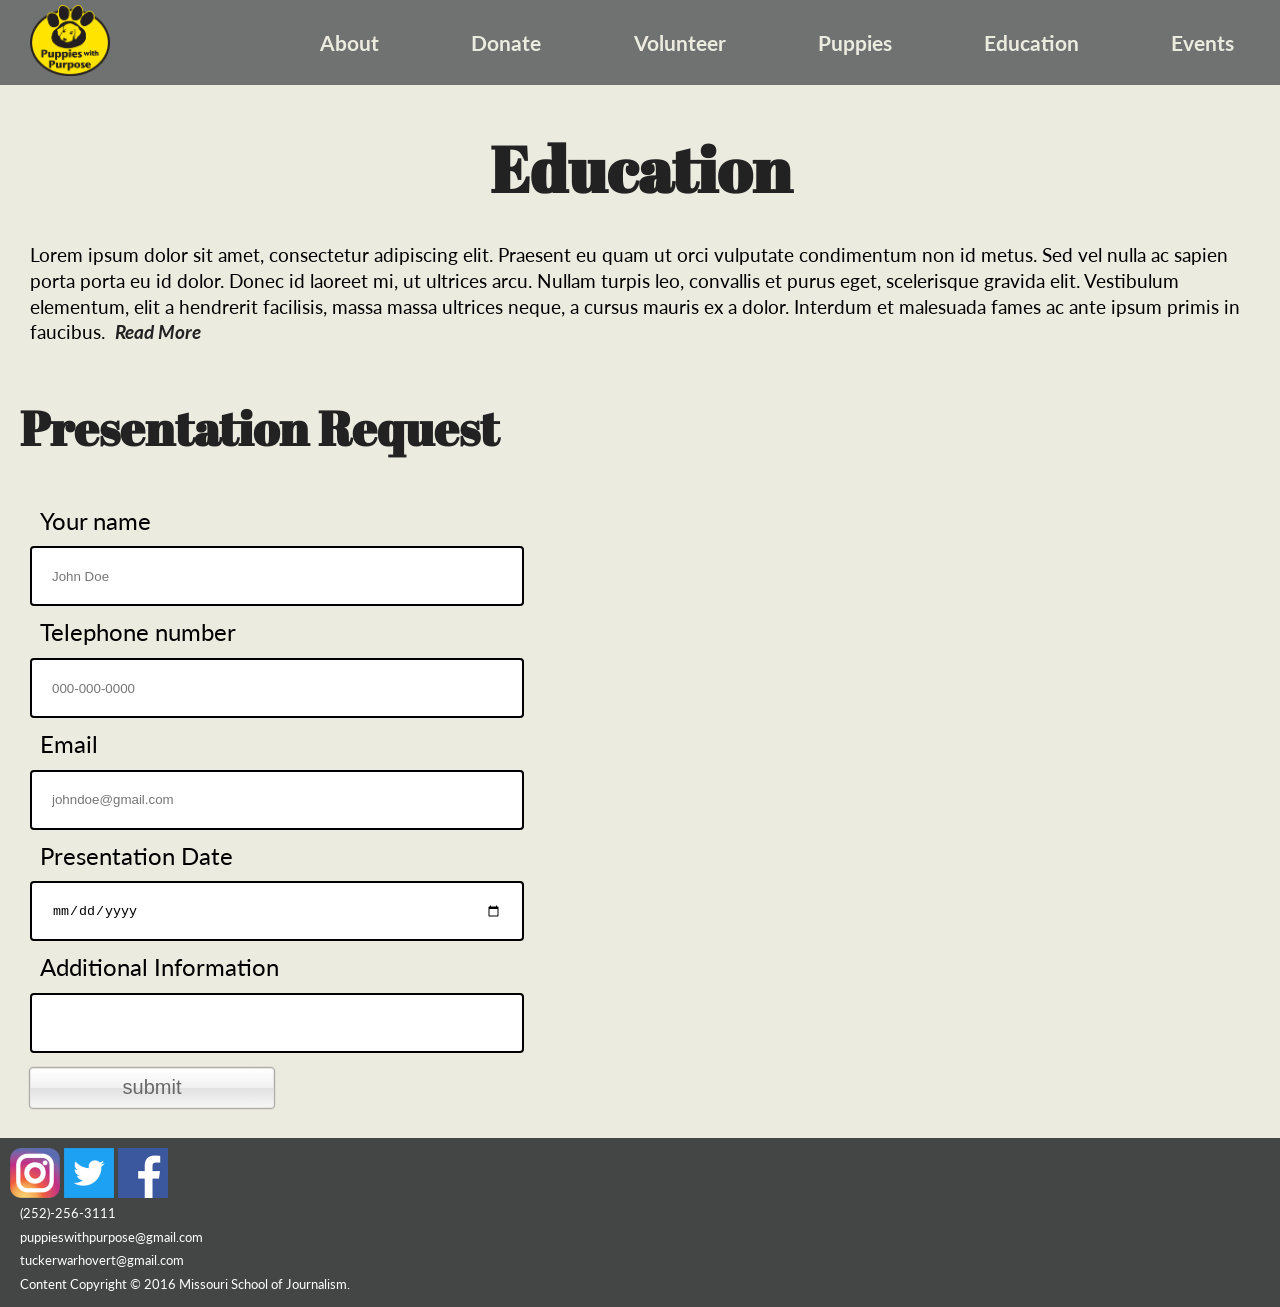
<file: education.html>
<!DOCTYPE html>

<head>
  <title>Education - Puppies With Purpose</title>
  <meta name="viewport" content="width=device-width, initial-scale=1">
  <meta http-equiv="content-type" content="text/html;charset=utf-8"/>
  <meta charset="utf-8">
  <link href="https://fonts.googleapis.com/css?family=Abril+Fatface|Lato:400,400i,700,700i&amp;subset=latin-ext" rel="stylesheet">
  <link rel="stylesheet" type="text/css" href="style.css"/>

</head>

<body>
  <header>
    <a href="index.html" class="span_logo">
          <img src="pwplogo_color3.png" alt="Puppies with Purpose Logo" width="80px" />
    </a>

    <nav>
      <a class="menu-trigger" href="#">&#9776;</a>

      <ul class="mainmenu">
        <li> <a href="about.html">About</a> </li>
        <li> <a href="donate.html">Donate</a> </li>
        <li> <a href="volunteer.html">Volunteer</a> </li>
        <li> <a href="puppies.html">Puppies</a> </li>
        <li> <a href="education.html">Education</a> </li>
        <li> <a href="media.html">Events</a> </li>
    </ul>
  </nav>

  </header>

<!-- <div id="container"> -->
<article class="education-info">
  <h1>Education</h1>
</div>

<p> Lorem ipsum dolor sit amet, consectetur adipiscing elit. Praesent eu quam ut orci vulputate condimentum non id metus. Sed vel nulla ac sapien porta porta eu id dolor. Donec id laoreet mi, ut ultrices arcu. Nullam turpis leo, convallis et purus eget, scelerisque gravida elit. Vestibulum elementum, elit a hendrerit facilisis, massa massa ultrices neque, a cursus mauris ex a dolor. Interdum et malesuada fames ac ante ipsum primis in faucibus.</p>

<p> Mauris a augue eleifend, bibendum ante ac, vulputate arcu. Ut bibendum blandit diam, a pharetra enim tincidunt sit amet. Praesent tristique tempor dignissim. Aliquam luctus justo quis massa vestibulum, sed tincidunt lorem molestie. Vivamus aliquet nisl pulvinar ipsum vehicula, in cursus mi dignissim. Duis purus neque, tempor id tellus et, convallis faucibus elit. Vestibulum tristique rutrum tellus, quis luctus tellus. Duis eu tempus sapien. Pellentesque at enim felis.</p>

<p>Donec purus nisi, ultrices vitae nisl quis, iaculis ultricies dui. Vestibulum a elit nec ligula faucibus lacinia dictum auctor est. Proin ac risus lacus. Integer vel turpis ac ante scelerisque accumsan. Ut erat erat, dignissim id blandit ultrices, euismod eu nisl. Morbi viverra pretium nisi, eget consequat quam laoreet ac. Morbi nec molestie augue, nec porttitor libero. Nunc tempor nec tellus a vulputate. Duis et interdum enim. Morbi sit amet auctor nisl. Vestibulum at blandit nunc, vitae porta nisl. Quisque sodales ligula eu ex fermentum elementum.</p>

<p>Donec facilisis arcu laoreet pharetra vehicula. Maecenas leo tortor, tincidunt id nisl eget, elementum scelerisque diam. Nunc eget vehicula mauris. Ut nec arcu nec lacus porttitor tempus. Nunc ut sagittis massa, non euismod dui. Quisque tempus, dolor ac viverra consectetur, odio risus fringilla urna, in feugiat purus erat vel lectus. Mauris vitae eros risus. Mauris eleifend, tortor nec lobortis tristique, mauris dui euismod est, at molestie ligula metus et leo. Nulla sed feugiat justo. Vestibulum scelerisque ex vitae nisl egestas tincidunt. Sed nec nisi leo. Quisque semper eget purus nec blandit. Sed vitae pretium diam.</p>

<p> Donec ac sagittis purus, ut feugiat urna. Pellentesque ullamcorper commodo sollicitudin. Integer a nisl porttitor, iaculis dui a, consequat nunc. Curabitur sapien ante, sodales placerat suscipit sed, aliquam vitae nunc. Suspendisse vehicula massa ac arcu posuere cursus. Etiam convallis mi lacus, sit amet lacinia enim posuere maximus. Mauris rutrum sem justo, sed accumsan elit tristique sed. Nam egestas lacus sit amet augue euismod, nec fermentum nisl placerat. Curabitur quis elit ut velit condimentum sodales id quis odio. Donec eu massa at orci tristique auctor vel vel enim. Donec a accumsan purus, ut pulvinar velit. Praesent sollicitudin arcu accumsan libero ultrices, sit amet malesuada felis iaculis. Nunc rutrum ligula orci, et feugiat eros ultricies sed. Nullam elementum mi quis libero tincidunt, non consequat libero viverra.</p>

<p> Phasellus iaculis lacus eros. Nunc rhoncus quis tortor ac ultrices. Pellentesque non sapien ac purus pellentesque venenatis in eu velit. Integer porta justo vel sem bibendum finibus. Suspendisse luctus auctor massa at molestie. Nunc consectetur vitae mauris eget congue. Pellentesque habitant morbi tristique senectus et netus et malesuada fames ac turpis egestas.</p>
</article>

    <script src="script.js"></script>

    <h3>Presentation Request</h3>

    <div id="form-1">
    <div class="formwrapper">
    <label for="name">Your name</label>
      <input id="name" name="name" type="text" placeholder="John Doe">
    </div>

    <div class="formwrapper">
      <label for="phone">Telephone number</label>
      <input id="phone" name="phone" type="tel" placeholder="000-000-0000">
    </div>

    <div class="formwrapper">
      <label for="email">Email</label>
      <input id="email" name="email" type="email" placeholder="johndoe@gmail.com">
    </div>

    <div class="formwrapper">
      <label for="date">Presentation Date</label>
      <input id="date" name="date" type="date">
    </div>

    <div class="formwrapper">
      <label for="comments">Additional Information</label>
      <input id="comments" name = "comments" type="text">
    </div>
    <input type="button" name="btn" class="btn-style" value="submit"/>

    </div>
    <div class="contact">
    <div class="social">
      <a href="https://www.instagram.com/puppieswithpurpose/">
        <img src="Images/Instagram.png" alt="Instagram" width="50px" />
      </a>
      <a href="https://twitter.com/puppieswpurpose">
        <img src="Images/Twitter.png" alt="Twitter" width="50px" />
      </a>
      <a href="https://www.facebook.com/puppieswpurpose/?fref=ts">
          <img src="Images/Facebook.png" alt="Facebook" width="50px" />
      </a>
    </div> <!--close social div-->

      <p id="footer"> (252)-256-3111</p>
      <p id="footer"> puppieswithpurpose@gmail.com</p>
      <p id="footer"> tuckerwarhovert@gmail.com</p>
      <p id="footer">Content Copyright &copy; 2016 Missouri School of Journalism.</p>
    </div> <!--close contact div-->

</body>


</html>
</file>
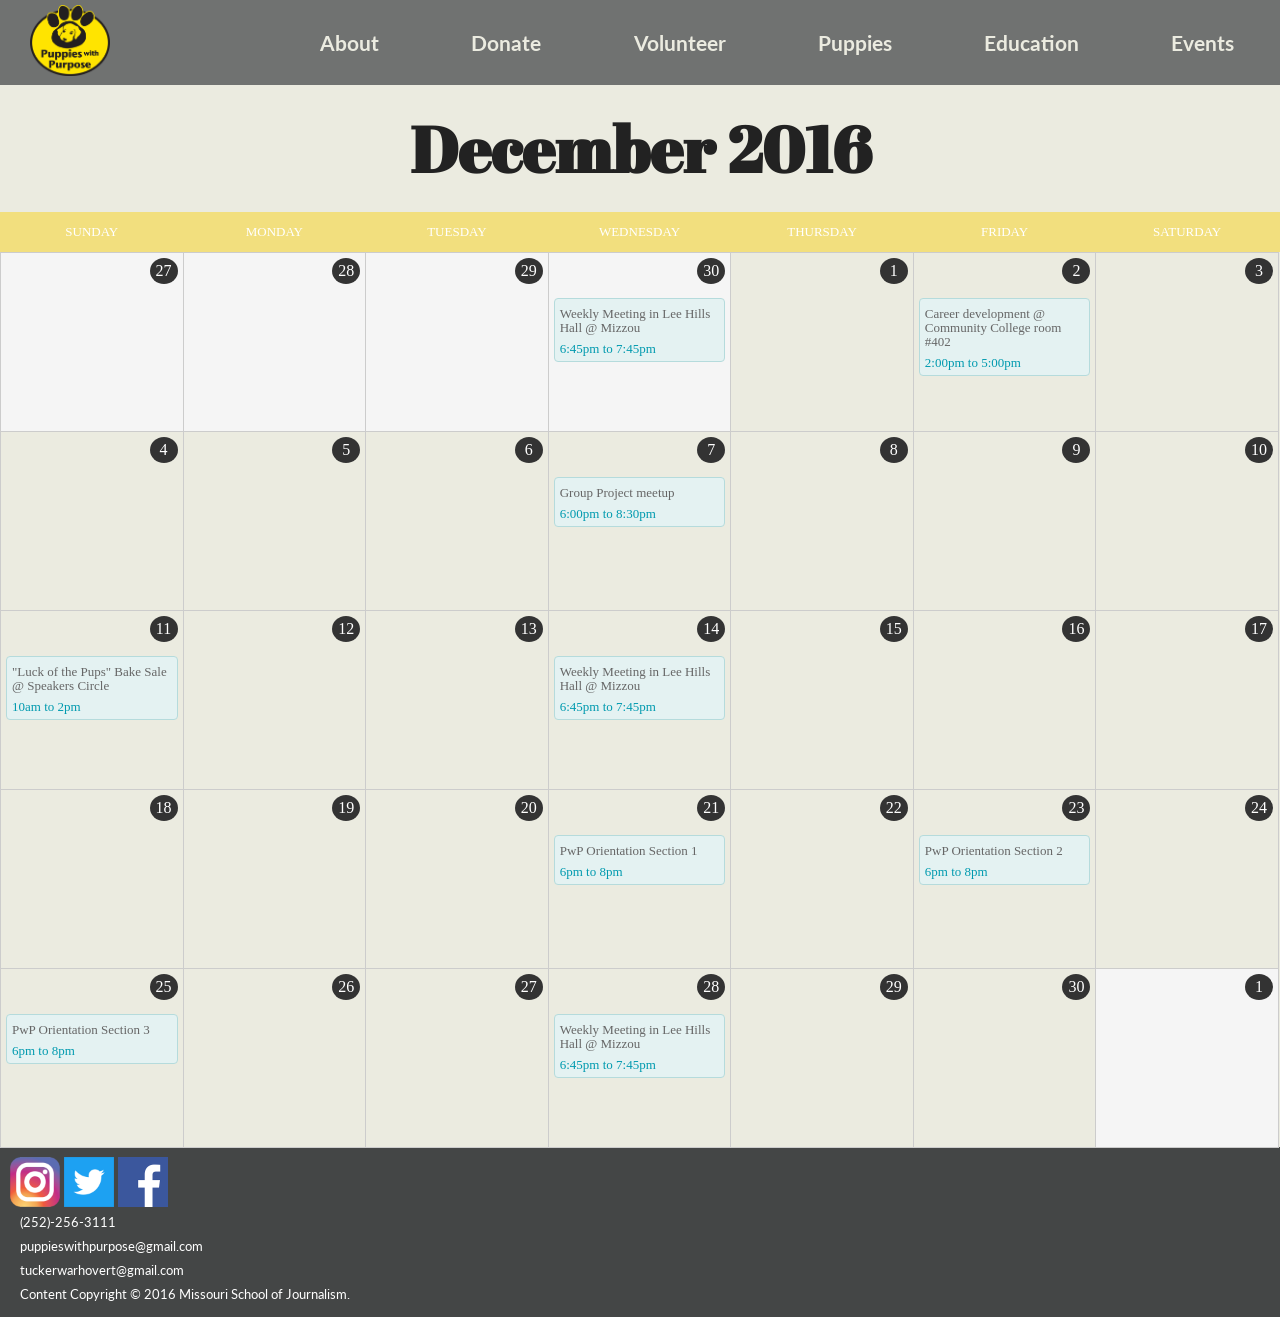
<file: media.html>
<!DOCTYPE html>
<html xmlns="http://www.w3.org/1999/xhtml">

<head>
  <title>Event - Puppies With Purpose</title>
  <meta http-equiv="content-type" content="text/html;charset=utf-8"/>
  <meta name="viewport" content="width=device-width, initial-scale=1">
  <link href="https://fonts.googleapis.com/css?family=Abril+Fatface|Lato:400,400i,700,700i&amp;subset=latin-ext" rel="stylesheet">
  <link rel="stylesheet" type="text/css" href="style.css"/>
  <script src="https://code.jquery.com/jquery-1.12.0.min.js"></script>
  <script src="menu.js" type="text/javascript"></script>
</head>


<header>
  <a href="index.html" class="span_logo">
        <img src="pwplogo_color3.png" alt="Puppies with Purpose Logo" width="80px" />
  </a>

  <nav>
    <a class="menu-trigger" href="#">&#9776;</a>

    <ul class="mainmenu">
      <li> <a href="about.html">About</a> </li>
      <li> <a href="donate.html">Donate</a> </li>
      <li> <a href="volunteer.html">Volunteer</a> </li>
      <li> <a href="puppies.html">Puppies</a> </li>
      <li> <a href="education.html">Education</a> </li>
      <li> <a href="Events.html">Events</a> </li>
  </ul>
</nav>

</header>

<body>

  <div id="calendar-wrap">
              <h1>
                December 2016
              </h1>
              <div id="calendar">
                  <ul class="weekdays">
                      <li>Sunday</li>
                      <li>Monday</li>
                      <li>Tuesday</li>
                      <li>Wednesday</li>
                      <li>Thursday</li>
                      <li>Friday</li>
                      <li>Saturday</li>
                  </ul>

                  <!-- Days from previous month -->

                  <ul class="days">
                      <li class="day other-month">
                        <div class="date">27</div>
                      </li>
                      <li class="day other-month">
                        <div class="date">28</div>
                      </li>
                      <li class="day other-month">
                          <div class="date">29</div>
                      </li>
                      <li class="day other-month">
                          <div class="date">30</div>
                          <div class="event">
                              <div class="event-desc">
                                 Weekly Meeting in Lee Hills Hall @ Mizzou
                              </div>
                              <div class="event-time">
                                  6:45pm to 7:45pm
                              </div>
                          </div>
                      </li>

                      <!-- Days in current month -->

                      <li class="day">
                          <div class="date">1</div>
                      </li>
                      <li class="day">
                          <div class="date">2</div>
                          <div class="event">
                              <div class="event-desc">
                                  Career development @ Community College room #402
                              </div>
                              <div class="event-time">
                                  2:00pm to 5:00pm
                              </div>
                          </div>
                      </li>
                  </ul>

                      <!-- Row #2 -->

                  <ul class="days">
                      <li class="day">
                          <div class="date">3</div>
                      </li>
                      <li class="day">
                          <div class="date">4</div>
                      </li>
                      <li class="day">
                          <div class="date">5</div>
                      </li>
                      <li class="day">
                          <div class="date">6</div>
                      </li>
                      <li class="day">
                          <div class="date">7</div>
                          <div class="event">
                              <div class="event-desc">
                                  Group Project meetup
                              </div>
                              <div class="event-time">
                                  6:00pm to 8:30pm
                              </div>
                          </div>
                      </li>
                      <li class="day">
                          <div class="date">8</div>
                      </li>
                      <li class="day">
                          <div class="date">9</div>
                      </li>
                  </ul>

                      <!-- Row #3 -->

                  <ul class="days">
                      <li class="day">
                          <div class="date">10</div>
                      </li>
                      <li class="day">
                          <div class="date">11</div>
                          <div class="event">
                          <div class="event-desc">
                              "Luck of the Pups" Bake Sale @ Speakers Circle
                          </div>
                          <div class="event-time">
                              10am to 2pm
                          </div>
                      </li>
                      <li class="day">
                          <div class="date">12</div>
                      </li>
                      <li class="day">
                          <div class="date">13</div>
                      </li>
                      <li class="day">
                          <div class="date">14</div>
                          <div class="event">
                              <div class="event-desc">
                                  Weekly Meeting in Lee Hills Hall @ Mizzou
                              </div>
                              <div class="event-time">
                                  6:45pm to 7:45pm
                              </div>
                          </div>
                      </li>
                      <li class="day">
                          <div class="date">15</div>
                      </li>
                      <li class="day">
                          <div class="date">16</div>
                      </li>
                  </ul>

                      <!-- Row #4 -->

                  <ul class="days">
                      <li class="day">
                          <div class="date">17</div>
                      </li>
                      <li class="day">
                          <div class="date">18</div>
                      </li>
                      <li class="day">
                          <div class="date">19</div>
                      </li>
                      <li class="day">
                          <div class="date">20</div>
                      </li>
                      <li class="day">
                          <div class="date">21</div>
                          <div class="event">
                          <div class="event-desc">
                              PwP Orientation Section 1
                          </div>
                          <div class="event-time">
                              6pm to 8pm
                          </div>
                      </li>
                      <li class="day">
                          <div class="date">22</div>
                      </li>
                      <li class="day">
                          <div class="date">23</div>
                          <div class="event">
                          <div class="event-desc">
                              PwP Orientation Section 2
                          </div>
                          <div class="event-time">
                              6pm to 8pm
                          </div>
                      </li>
                  </ul>

                          <!-- Row #5 -->

                  <ul class="days">
                      <li class="day">
                          <div class="date">24</div>
                      </li>
                      <li class="day">
                          <div class="date">25</div>
                          <div class="event">
                          <div class="event-desc">
                              PwP Orientation Section 3
                          </div>
                          <div class="event-time">
                              6pm to 8pm
                          </div>
                      </li>
                      <li class="day">
                          <div class="date">26</div>
                      </li>
                      <li class="day">
                          <div class="date">27</div>
                      </li>
                      <li class="day">
                          <div class="date">28</div>
                          <div class="event">
                          <div class="event-desc">
                              Weekly Meeting in Lee Hills Hall @ Mizzou
                          </div>
                          <div class="event-time">
                              6:45pm to 7:45pm
                          </div>
                      </li>
                      <li class="day">
                          <div class="date">29</div>
                      </li>
                      <li class="day">
                          <div class="date">30</div>
                      </li>
                  </ul>

                  <!-- Row #6 -->

                  <ul class="days">
                      <li class="day other-month">
                          <div class="date">1</div> <!-- Next Month -->
                      </li>

                  </ul>

              </div><!-- /. calendar -->
          </div><!-- /. wrap -->

</body>

<div class="contact">
  <div class="social">
      <a href="https://www.instagram.com/puppieswithpurpose/" target="_blank">
        <img src="Images/Instagram.png" alt="Instagram" width="50px" />
      </a>
      <a href="https://twitter.com/puppieswpurpose" target="_blank">
        <img src="Images/Twitter.png" alt="Twitter" width="50px" />
      </a>
      <a href="https://www.facebook.com/puppieswpurpose/?fref=ts" target="_blank">
          <img src="Images/Facebook.png" alt="Facebook" width="50px" />
      </a>
  </div> <!--close social div-->

  <p id="footer"> (252)-256-3111</p>
  <p id="footer"> puppieswithpurpose@gmail.com</p>
  <p id="footer"> tuckerwarhovert@gmail.com</p>
  <p id="footer">Content Copyright &copy; 2016 Missouri School of Journalism.</p>
</div> <!--close contact div-->


</html>
</file>
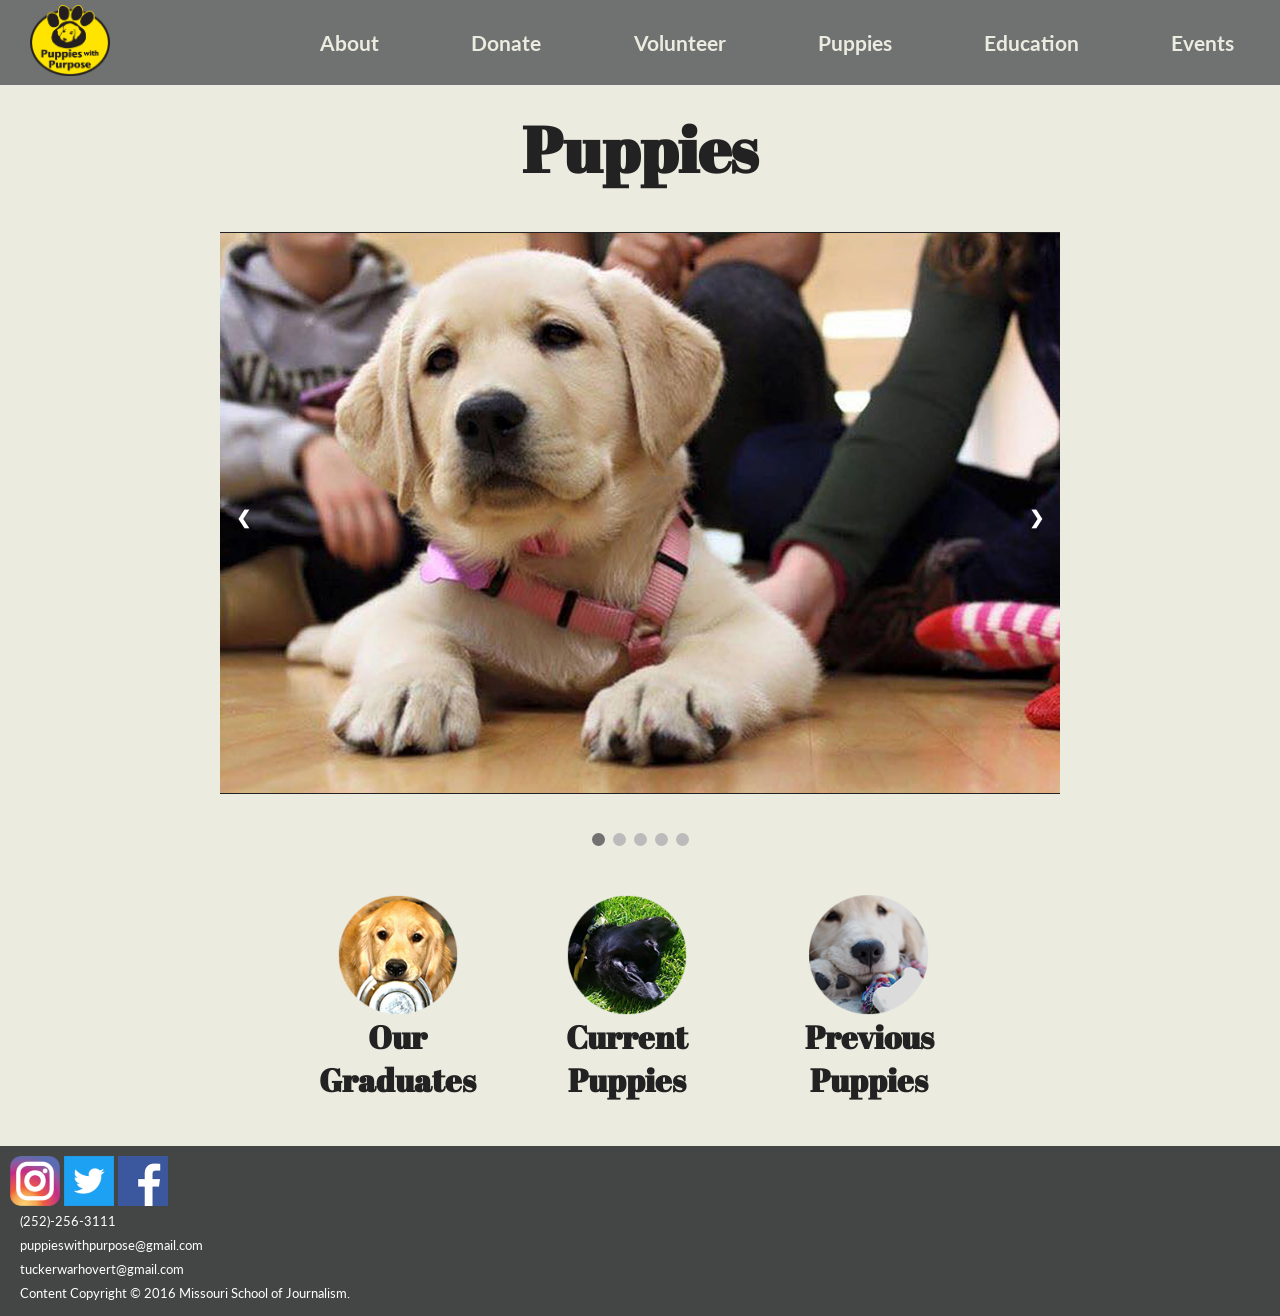
<file: puppies.html>
<!DOCTYPE html PUBLIC "-//W3C//DTD XHTML 1.0 Transitional//EN"
   "http://www.w3.org/TR/xhtml1/DTD/xhtml1-transitional.dtd">
<html xmlns="http://www.w3.org/1999/xhtml">

<head>
  <title>Puppies - Puppies with Purpose</title>
  <meta http-equiv="content-type" content="text/html;charset=utf-8"/>
  <meta name="viewport" content="width=device-width, initial-scale=1">
  <link href="https://fonts.googleapis.com/css?family=Abril+Fatface|Lato:400,400i,700,700i&amp;subset=latin-ext" rel="stylesheet"/>
  <link rel="stylesheet" type="text/css" href="style.css"/>
  <script src="https://code.jquery.com/jquery-1.12.0.min.js"></script>
  <script src="menu.js" type="text/javascript"></script>
</head>

<body>

<header>
  <a href="index.html" class="span_logo">
        <img src="pwplogo_color3.png" alt="Puppies with Purpose Logo" width="80px" />
  </a>

  <nav>
    <a class="menu-trigger" href="#">&#9776;</a>

    <ul class="mainmenu">
      <li> <a href="about.html">About</a> </li>
      <li> <a href="donate.html">Donate</a> </li>
      <li> <a href="volunteer.html">Volunteer</a> </li>
      <li> <a href="puppies.html">Puppies</a> </li>
      <li> <a href="education.html">Education</a> </li>
      <li> <a href="media.html">Events</a> </li>
  </ul>
</nav>

</header>

<h1>Puppies</h1>

<div class="slideshow-container">

  <div class="mySlides fade">
    <img src="Images/slide6.jpg" style="width:100%">
  </div>

  <div class="mySlides fade">
    <img src="Images/slide7.jpg" style="width:100%">
  </div>

  <div class="mySlides fade">
    <img src="Images/slide8.jpg" style="width:100%">
  </div>

    <div class="mySlides fade">
      <img src="Images/slide9.jpg" style="width:100%">
    </div>

    <div class="mySlides fade">
      <img src="Images/slide10.jpg" style="width:100%">
    </div>


  <a class="prev" onclick="plusSlides(-1)">&#10094;</a>
  <a class="next" onclick="plusSlides(1)">&#10095;</a>
</div>
<br>

<div style="text-align:center">
  <span class="dot" onclick="currentSlide(1)"></span>
  <span class="dot" onclick="currentSlide(2)"></span>
  <span class="dot" onclick="currentSlide(3)"></span>
  <span class="dot" onclick="currentSlide(4)"></span>
  <span class="dot" onclick="currentSlide(5)"></span>
</div>

<div class="puppies-subpage-link">

  <div class="puppiessubpage">
    <a href="5-1ourgraduates.html">
    <img src="Images/dewey1.png" alt="Our Graduates" width="120px" height="120px" />
    <h4><a href="5-1ourgraduates.html">Our Graduates</a></h4>
  </div>

  <div class="puppiessubpage">
    <a href="5-2currentpuppies.html">
    <img src="Images/cosmo1.png" alt="Current Puppies" width="120px" height="120px" />
    <h4><a href="5-2currentpuppies.html">Current Puppies</a></h4>
  </div>

  <div class="puppiessubpage">
    <a href="5-3previouspuppies.html">
    <img src="Images/daisy1.png" alt="Previous Puppies" width="120px" height="120px" />
    <h4><a href="5-3previouspuppies.html">Previous Puppies</a></h4>
  </div>

</div>

<div class="contact">
<div class="social">
    <a href="https://www.instagram.com/puppieswithpurpose/" target="_blank">
      <img src="Images/Instagram.png" alt="Instagram" width="50px" />
    </a>
    <a href="https://twitter.com/puppieswpurpose" target="_blank">
      <img src="Images/Twitter.png" alt="Twitter" width="50px" />
    </a>
    <a href="https://www.facebook.com/puppieswpurpose/?fref=ts" target="_blank">
        <img src="Images/Facebook.png" alt="Facebook" width="50px" />
    </a>
</div> <!--close social div-->

    <p id="footer"> (252)-256-3111</p>
    <p id="footer"> puppieswithpurpose@gmail.com</p>
    <p id="footer"> tuckerwarhovert@gmail.com</p>
    <p id="footer">Content Copyright &copy; 2016 Missouri School of Journalism.</p>
</div> <!--close contact div-->

<script src="puppies_slider.js" type="text/javascript"></script>

</body>


</html>
</file>
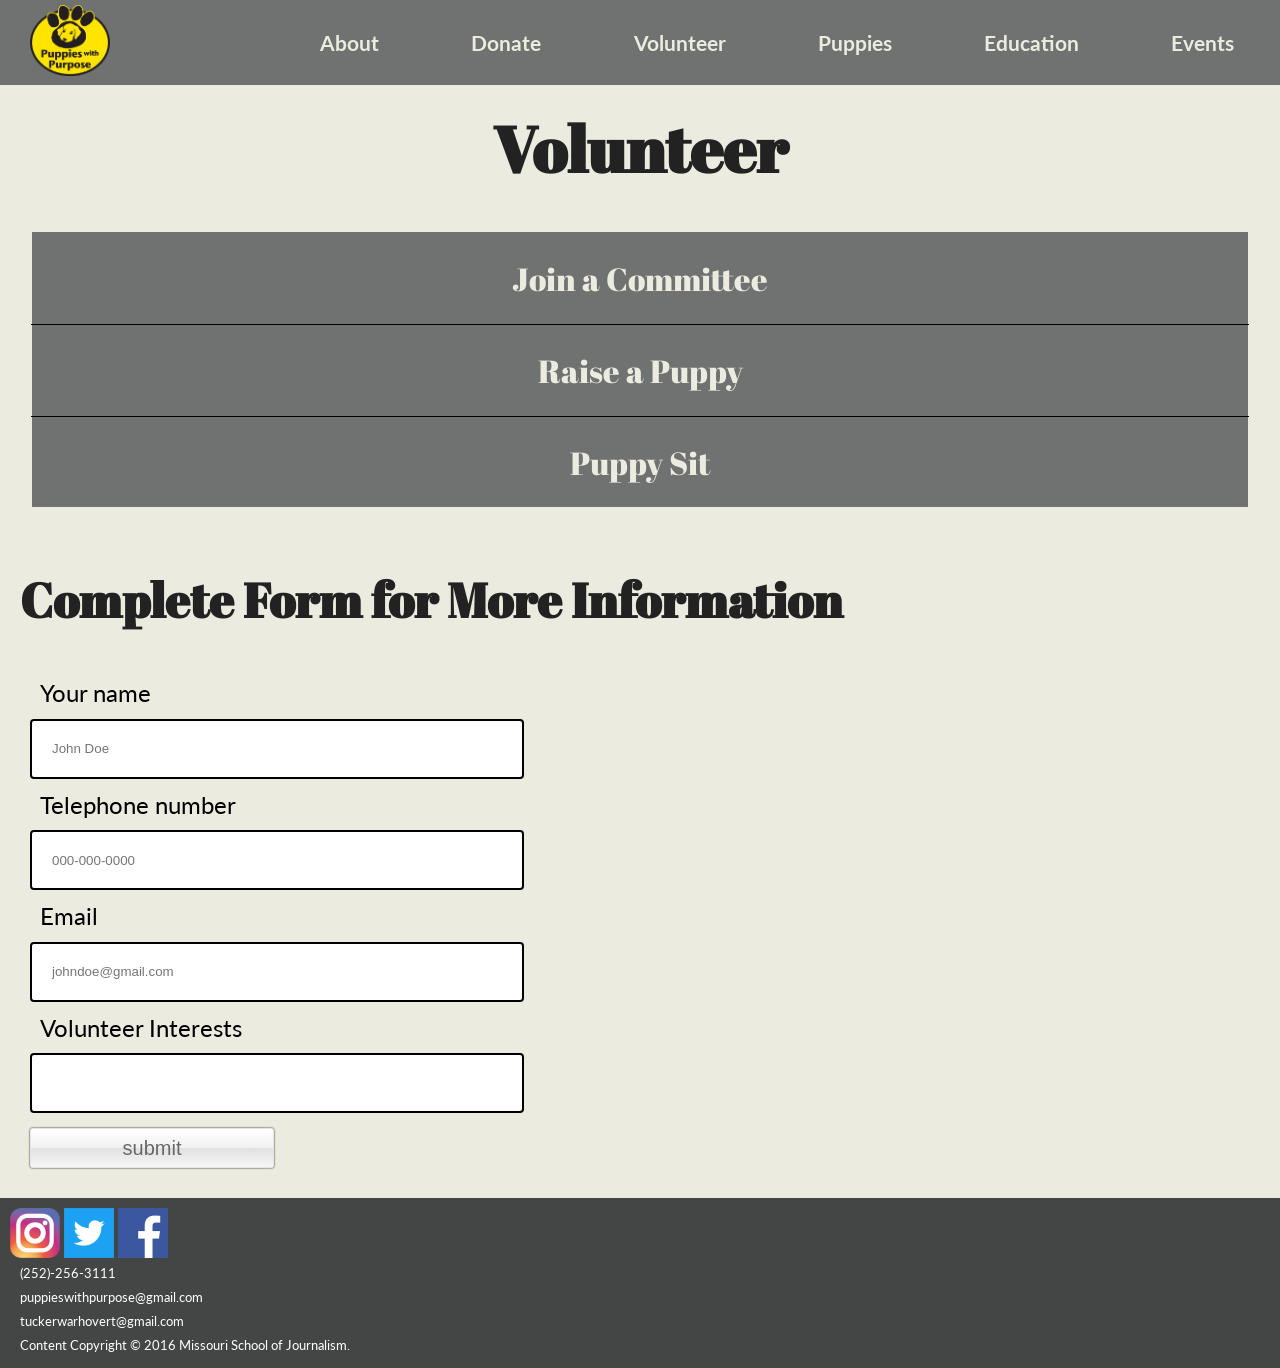
<file: volunteer.html>
<!DOCTYPE html PUBLIC "-//W3C//DTD XHTML 1.0 Transitional//EN"
   "http://www.w3.org/TR/xhtml1/DTD/xhtml1-transitional.dtd">
<html xmlns="http://www.w3.org/1999/xhtml">

<head>
  <title> Volunteer</title>
  <meta http-equiv="content-type" content="text/html;charset=utf-8"/>
  <meta name="viewport" content="width=device-width, initial-scale=1">
  <link href="https://fonts.googleapis.com/css?family=Abril+Fatface|Lato:400,400i,700,700i&amp;subset=latin-ext" rel="stylesheet"/>
  <link rel="stylesheet" type="text/css" href="style.css"/>
  <script src="https://code.jquery.com/jquery-1.12.0.min.js"></script>
  <script src="menu.js" type="text/javascript"></script>
</head>

<body>

  <header>
    <a href="index.html" class="span_logo">
          <img src="pwplogo_color3.png" alt="Puppies with Purpose Logo" width="80px" />
    </a>

    <nav>
      <a class="menu-trigger" href="#">&#9776;</a>

      <ul class="mainmenu">
        <li> <a href="about.html">About</a> </li>
        <li> <a href="donate.html">Donate</a> </li>
        <li> <a href="volunteer.html">Volunteer</a> </li>
        <li> <a href="puppies.html">Puppies</a> </li>
        <li> <a href="education.html">Education</a> </li>
        <li> <a href="media.html">Events</a> </li>
    </ul>
  </nav>

  </header>

<div class="flex-container">
<div class="flex-item">

<div class="flex-container">
  <h1>Volunteer</h1>
</div>
</div>

<section class="ac-container">

  <div>
  <input id="ac-1" name="accordion-1" type="checkbox" />
  <label for="ac-1">Join a Committee</label>
  <article class="ac-small">

    <p> If you would like to get involved, there are a number of ways you can do so. The most basic level is that of the general volunteers, who would join a commitee of their choice. These volunteers can utilize their specific skills or strengths but have very limited responsibility for our dogs.</p>

    <p> We’re a growing organization that needs help in a variety of areas. We welcome students and local residents to volunteer in various roles. Whether you’re interested in public relations, fundraising, arts and crafts, photography, blogging or playing training games with our puppies, you can help out. We require members to be involved and commit to at least 3 service hours per semester.</p>

</article>
    </div>
<div>
<input id="ac-2" name="accordion-1" type="checkbox" />
    		<label for="ac-2">Raise a Puppy</label>
<article class="ac-medium">

  <p> Puppy Raisers must be able to keep an assistance puppy at their home, take him or her to class and conduct the majority of socialization activities. Being a puppy raiser requires a tremendous amount of time and energy. These volunteers must have been in the organization for some time, must attend almost every official meeting and must meet with TerriAnn Tucker-Warhover, a veterinarian and our program coordinator once a week so that we know our puppies are happy and healthy. All expenses are covered by the organization, but keep in mind that raising an assistance puppy is no small commitment.</p>

  <p> Many people join our organization under the misconception that we’re going to hand them a puppy on day one, but that’s not quite how it works. Puppy raisers have to meet numerous requirements and be prepared for the large responsibility of caring for an assistance puppy. </p>
</article>
</div>

<div>
<input id="ac-3" name="accordion-1" type="checkbox" />
    		<label for="ac-3">Puppy Sit</label>
    		<article class="ac-large">


  <p> Puppy Sitters are responsible for taking care of puppies for a few hours at a time. They assist the Puppy Raisers by taking care of the puppies while the Raisers are in situations when they are absolutely unable to keep their puppy with them. Puppy sitters play a vital role by taking the puppies for a short period of time, usually a few hours, and keep them safe and entertained. Puppy sitters must attend meetings frequently and be very familiar with the "Service Dog in Training" manual, which outlines the dos and don’ts of taking care of assistance puppies. Puppy sitters also have the opportunity to become puppy raisers, who are the primary caretakers of the puppies. </p>

</article>
</div>

</div>
</section>


</div>
<h3>Complete Form for More Information</h3>

<div id="form-1">
<div class="formwrapper">
<label for="name">Your name</label>
  <input id="name" name="name" type="text" placeholder="John Doe">
</div>

<div class="formwrapper">
  <label for="phone">Telephone number</label>
  <input id="phone" name="phone" type="tel" placeholder="000-000-0000">
</div>

<div class="formwrapper">
  <label for="email">Email</label>
  <input id="email" name="email" type="email" placeholder="johndoe@gmail.com">
</div>

<div class="formwrapper">
  <label for="volunteer">Volunteer Interests</label>
  <input id="volunteer" name = "volunteer" type="text" list="volunteers">
    <datalist id="volunteers">
      <option value="Join a Committee">
      <option value="Raise a Puppy">
      <option value="Puppy Sit">
    </datalist>
</div>
<input type="button" name="btn" class="btn-style" value="submit"/>

</div>

</div>

<div class="contact">
<div class="social">
  <a href="https://www.instagram.com/puppieswithpurpose/">
    <img src="Images/Instagram.png" alt="Instagram" width="50px" />
  </a>
  <a href="https://twitter.com/puppieswpurpose">
    <img src="Images/Twitter.png" alt="Twitter" width="50px" />
  </a>
  <a href="https://www.facebook.com/puppieswpurpose/?fref=ts">
      <img src="Images/Facebook.png" alt="Facebook" width="50px" />
  </a>
</div> <!--close social div-->

  <p id="footer"> (252)-256-3111</p>
  <p id="footer"> puppieswithpurpose@gmail.com</p>
  <p id="footer"> tuckerwarhovert@gmail.com</p>
  <p id="footer">Content Copyright &copy; 2016 Missouri School of Journalism.</p>
</div> <!--close contact div-->

</div>

</body>


</html>
</file>
<file: style.css>
* {
  margin: 0;
}

html{
  font-size: 100%;
}

body{
  background-color: #ebebe0;
  width: 100%;
}


header{
  display: flex;
  flex-flow: row;
  background: #707271;
  margin: 0;
  padding: 0;
  width: inherit;
}

nav ul li{
  list-style: none;
  margin: auto;
  border-top: solid 1px #ebebe0;
}

nav a{
  display: block;
  font-size: 1em;
  font-weight: bold;
  font-family: 'Lato', Helvetica, Arial, sans-serif;
  text-align: center;
  padding: 30px 70px;
  margin: auto;
}

nav a:link, a:visited {
  color: #ebebe0 !important;
  display: block;
  text-decoration: none;
  font-family: 'Lato', Helvetica, Arial, sans-serif;
}

.social {
  flex-flow: row;
}

.menu-trigger {
  order: 1;
  font-size: 1.8em !important;
  font-style: normal !important;
  line-height: normal !important;
  padding: 25px 20px;
}

header .span_logo{
  order: 2;
  padding: 5px 20px;
}

nav a:hover, a:active {
  background-color: #f2df7e;
  color: #222222 !important;
  font-style: normal !important;
}

nav ul{
  display: none;
}

h1{
font-family: 'Abril Fatface', Georgia, "Times New Roman", serif;
color: #222222;
font-size:2rem;
text-align: center;
padding: 20px 0;
}

h2{
font-family: 'Abril Fatface', Georgia, "Times New Roman", serif;
color: #ebebe0;
font-size: 2rem;
}

h3{
  font-family: 'Abril Fatface', Georgia, "Times New Roman", serif;
  color: #222222;
  font-size: 2em;
  margin: 20px;
  text-align: center;
}

h4{
font-family: 'Abril Fatface', Georgia, "Times New Roman", serif;
color: #222222;
font-size: 2rem;
text-align: center;
}

h5{
font-family: 'Abril Fatface', Georgia, "Times New Roman", serif;
color: #222222;
font-size: 1.5rem;
margin: 0;
text-align: center;
padding-top: 10px;
}


p{
  font-family: 'Lato', Helvetica, Arial, sans-serif;
  color: black;
  font-size: 1.2rem;
 line-height: 1.5rem;
 margin: 10px 10px;
}

.bottom {
  position: fixed;
  bottom: 0;
  width: 100%;
}

.donatewrapper{
	position: relative;;
	padding-bottom: 12rem; /* this is another way to express a 16:9 ratio */
  display: block;
	height: 0;
  margin: auto;
  width: 33.3%;

}

.donatewrapper iframe {
	position: absolute;
	top: 0;


}

.width{
  width: 95%;
  margin:5px;
  padding: 10px;
}

.blackfont{
  color:#ebebe0;
}

#form-1{
  font-family: 'Lato', Helvetica, Arial, sans-serif;
  color: black;
  font-size: 1rem;
  line-height: 1.35rem;
  padding:30px;
  display: flex;
  flex-flow: column wrap;
}

.formwrapper label {
  float:left;
  margin-left: 10px;
  font-family: 'Lato', Helvetica, Arial, sans-serif;
  font-size: 1.5em;
  width: 100%;

}

.formwrapper input{
  width: 80%;
  max-width: 450px;
  height: 1rem;
  border: 1px;
  padding: 20px;
  margin: 15px 0;
  border: 2px solid black;
  border-radius: 4px;
}


.formwrapper div{
  margin-bottom: 30px;
}
.btn-style{
  /*display: flex;
  flex-flow: row;*/
  width: 20%;
  height: 40px;
	border: solid 1px #e6e6e6;
	border-radius: 3px;
	moz-border-radius: 3px;
	-webkit-box-shadow: 0px 0px 2px rgba(0,0,0,1.0);
	-moz-box-shadow: 0px 0px 2px rgba(0,0,0,1.0);
	box-shadow: 0px 0px 2px rgba(0,0,0,1.0);
	font-size: 10px;
  text-align: center;
	color: #696869;
	background: #ffffff;
	background: -webkit-gradient(linear, left top, left bottom, color-stop(0%,#ffffff), color-stop(49%,#f1f1f1), color-stop(51%,#e1e1e1), color-stop(100%,#f6f6f6));
	background: -moz-linear-gradient(top, #ffffff 0%, #f1f1f1 49%, #e1e1e1 51%, #f6f6f6 100%);
	background: -webkit-linear-gradient(top, #ffffff 0%, #f1f1f1 49%, #e1e1e1 51%, #f6f6f6 100%);
	background: -o-linear-gradient(top, #ffffff 0%, #f1f1f1 49%, #e1e1e1 51%, #f6f6f6 100%);
	background: -ms-linear-gradient(top, #ffffff 0%, #f1f1f1 49%, #e1e1e1 51%, #f6f6f6 100%);
	background: linear-gradient(top, #ffffff 0%, #f1f1f1 49%, #e1e1e1 51%, #f6f6f6 100%);
	filter: progid:DXImageTransform.Microsoft.gradient( startColorstr='#ffffff', endColorstr='#f6f6f6',GradientType=0 );
}

#footer{
  color: white;
  font-family: 'Lato', Helvetica, Arial, sans-serif;
  font-size: .8em;
  line-height: .3em;
}

.contact{
  display: flex;
  flex-flow: column;
  flex-wrap: wrap;
  background-color:#444646;
  padding: 10px;
}

.flex-container {
    display: -webkit-flex;
    display: inline-flex;
    -webkit-flex-direction: column;
    flex-direction: column;
    justify-content: center;
    align-items: center;
    width: 100%;
    height: 100%;
    max-width: 1600px;
    margin: auto;
}

.flex-item2 {
  align: auto;
}

.link a:link, a:visited{
  font-family: 'Lato', Helvetica, Arial, sans-serif;
  font-style: italic;
  color: black;
  font-size: 1rem;
  line-height: 1.35rem;
  text-decoration: none;
}

.link a:hover, a:active{
  font-family: 'Lato', Helvetica, Arial, sans-serif;
  font-style: italic;
  color: #f2df7e;
  font-size: 1rem;
  line-height: 1.35rem;
  text-decoration: none;
}

.zoom-image{
  display:inline-block;
}

.zoom-image img{
  max-width: 100vw;
}

div.img {
    border: 1px solid #ccc;
    display: inline-block;
    text-align: center;
    width:30%;
    height: auto;
    margin: auto;
    padding-top: 5px;
    padding-bottom: 5px;
}

div.img:hover {
    border: 1px solid #777;
}

div.img img {
    width: 100%;
    height: auto;
}

div.desc {
    padding: 15px;
    text-align: center;
}

.education-info{
padding: 10px;
}

.ac-container {
  width: 95%;
  margin: 20px auto 40px auto;
  /*background-color: #444646;*/
  background-color: #707271;
}

.ac-container label{
  font-family: 'Abril Fatface', Georgia, "Times New Roman", serif;
  padding: 25px;
  text-align: center;
  display: block;
  cursor: pointer;
  z-index: 20;
  color: #ebebe0;
  border-bottom: 1px black solid;
  font-size: 2em;
}

.ac-container label:hover{
  background: rgba(242, 223, 126, 0.9);
  color: #444646;
}

.ac-container input:checked + label,
.ac-container input:checked + label:hover {
  background: #444646;
  color: #ebebe0;
}

.ac-container input{
  display: none;
}

.ac-small{
  border-bottom: 1px black solid;
}

.ac-medium{
  border-bottom: 1px black solid;
}



.ac-container article{
  background: #f2df7e;
  margin: -1px;
  overflow:hidden;
  height: 0px;
  position: relative;
  z-index: 10;
}

.ac-container article{
  transition:
  height 0.3s ease-in-out,
  box-shadow 0.6s linear;
}

.ac-container input:checked ~ article {
  transition:
  height 0.5s ease-in-out,
  box-shadow: 0.1s linear;
}

.ac-container input:checked ~ article.ac-small {
  height: 500px;

}

.ac-container input:checked ~ article.ac-medium {
  height: 620px;
}

.ac-container input:checked ~ article.ac-large {
height: 510px
}


.more-link {
  margin-left: .5em;
  font-style: italic;
  font-weight: bold;
}

#form-1{
  display: flex;
  flex-flow: column wrap;
}

#logo_container {
  background-color: white;
  padding: 20px;
  justify-content: space-around;
  align-items: center;
  display: none;
}

.intro {
  text-align: center;
  /*font-style: italic;*/
  font-size: 1.3rem;
  line-height: 1.5rem;
}



/*.section {
  column-count: 3;
  column-gap: 40px;
  width: 85%;
  margin: auto;
  padding-top: 30px;
}*/

.section1{
   font-weight: bold;
   padding-bottom: 10px;
   border-bottom: solid 0.5px rgba(0, 0, 0, 0.5);
  }

.section1 p{
  font-size: 1.2rem;
  line-height: 1.3rem;
}

.section1 a:link{
  text-decoration: none;
}

#the_greek_list{
  text-decoration: none;
  /*color: #FFB12E;*/
  font-weight: bold;
  font-family: 'Lato', Helvetica, Arial, sans-serif;
  font-size: 1rem;
 line-height: 1.1rem;

}

.section2{
     padding-bottom: 10px;
     border-bottom: solid 0.5px rgba(0, 0, 0, 0.5);
    }
.section2 p{
    font-size: 1.1rem;
    line-height: 1rem;
  }

.section3{
    padding-bottom: 10px;
    border-bottom: solid 0.5px rgba(0, 0, 0, 0.5);
  }

.section4{
     padding-bottom: 10px;
    }

.section3 p, .section4 p{
  color: rgba(0, 0, 0, 0.8);
  font-size: 1rem;
  line-height: 1rem;
}

.slideshow-container {
  max-width: 840px;
  position: relative;
  margin: 20px auto;
  width: 100%;
}

.slideshow-container img{
  border-top: 1px solid #222222;
  border-bottom: 1px solid #222222;
}

.prev, .next {
  cursor: pointer;
  position: absolute;
  top: 50%;
  width: auto;
  margin-top: -22px;
  padding: 16px;
  color: white;
  font-weight: bold;
  font-size: 18px;
  transition: 0.6s ease;
  border-radius: 0 3px 3px 0;
}

/* Position the "next button" to the right */
.next {
  right: 0;
  border-radius: 3px 0 0 3px;
}

/* On hover, add a black background color with a little bit see-through */
.prev:hover, .next:hover {
  background-color: rgba(0,0,0,0.8);
}

.text {
  background-color: rgba(112,114,113,0.4);
  color: #ebebe0;
  font-family: 'Lato', Helvetica, Arial, sans-serif;
  font-size: 15px;
  margin: 20px auto;
  padding: 15px 0;
  position: absolute;
  bottom: 0px;
  width: 100%;
  text-align: center;
}

.dot {
  cursor:pointer;
  height: 13px;
  width: 13px;
  margin: 0 2px;
  background-color: #bbb;
  border-radius: 50%;
  display: inline-block;
  transition: background-color 0.6s ease;
}

.active, .dot:hover {
  background-color: #717171;
}

.fade {
  -webkit-animation-name: fade;
  -webkit-animation-duration: 1.5s;
  animation-name: fade;
  animation-duration: 1.5s;
}

@-webkit-keyframes fade {
  from {opacity: .4}
  to {opacity: 1}
}

@keyframes fade {
  from {opacity: .4}
  to {opacity: 1}
}

/*=============puppies page slideshow ends here
===========================
*/

.puppies-subpage-link {
  padding: 30px;
  margin:auto;
  width:80%;
  display: flex;
  flex-flow: column;
}

.puppiessubpage {
  display: flex;
  flex-flow: nowrap row;
  padding: 15px;
}

.puppiessubpage h2{
  padding: 20px;
}

.puppiessubpage a:visited, a:link{
  text-decoration: none;
  color: #222222 !important;
}

.puppiessubpage a:active, a:hover{
  opacity: 0.8;
  background: none;
  color: rgba(242,223,126) !important;
  font-size: 100%;
  font-family: 'Abril Fatface', Georgia, "Times New Roman", serif;
}

/*styles for the landing page buttons*/
.aside1 {
  display: flex;
  flex-flow: row;
  padding: 15px;
  align-items: center;
}

.aside1 h2{
  padding: 20px;
}

.aside1 a:visited, a:link{
  text-decoration: none;
  color: #222222 !important;
}

.aside1 a:active, a:hover{
  opacity: 0.8;
  background: none;
  color: rgba(242,223,126) !important;
}

.wrapper{
	display: flex;
	flex-flow: row wrap;
  width: 95%;
  margin: auto;
  padding-bottom: .1px;
}

article {
  display: flex;
  flex-flow: column;
}

.main, .aside {
  flex: 1 100%;
  padding: 10px;
}

/*landing page buttons end here*/
/*puppies subpage style start here*/

.puppies_info{
  width: 90%;
  max-width: 1000px;
  margin:30px auto;
  border: solid 3px white;
  border-radius: 20px;
  display: flex;
  flex-flow: column;
}

.puppiesimg{
  margin:20px auto;
  padding: 0 20px;
}

.puppiesintro{
  margin: auto;
  padding: 0 20px 10px 20px;
}

/*puppies sub page style ends here*/

.social-wrapper {
    display: flex;
    flex-direction: column;
}


.ac-container label{
  border: none;
  font-size: 2em;
}

.ac-container input:checked ~ article.ac-small {
  height: 100%;

}

.ac-container input:checked ~ article.ac-medium {
  height: 100%;
}

.ac-container input:checked ~ article.ac-large {
height: 100%;
}


@media screen and (min-width:799px){

  .puppies_info{
    flex-flow: row;
  }

  .menu-trigger{
    display: none !important;
  }

  nav ul{
    display: flex;
  }

  nav ul li{
    border-top: none;
  }

  nav a{
    font-size: 1.3em !important;
    padding: 30px 20px;
    border: none !important;
  }

  header .span_logo{
    order: 1;
    flex: 1;
    padding: 5px 30px;
  }

  nav{
    order: 2;
    flex: 6;
  }

h1{
  font-size: 4rem;
  font-family: 'Abril Fatface', Georgia, "Times New Roman", serif;
  color: #222222;
  text-align: center;
  padding: 20px 0;
}

h3{
  font-family: 'Abril Fatface', Georgia, "Times New Roman", serif;
  color: #222222;
  font-size: 3rem;
  margin: 20px;
  text-align: left;
}

p{
  font-size: 1.2rem;
   line-height: 1.6rem;
}

.btn-style{
  /*display: flex;
  flex-flow: row;*/
  width: 20%;
  height: 40px;
	border: solid 1px #e6e6e6;
	border-radius: 3px;
	moz-border-radius: 3px;
	-webkit-box-shadow: 0px 0px 2px rgba(0,0,0,1.0);
	-moz-box-shadow: 0px 0px 2px rgba(0,0,0,1.0);
	box-shadow: 0px 0px 2px rgba(0,0,0,1.0);
	font-size: 20px;
  text-align: center;
	color: #696869;
	background: #ffffff;
	background: -webkit-gradient(linear, left top, left bottom, color-stop(0%,#ffffff), color-stop(49%,#f1f1f1), color-stop(51%,#e1e1e1), color-stop(100%,#f6f6f6));
	background: -moz-linear-gradient(top, #ffffff 0%, #f1f1f1 49%, #e1e1e1 51%, #f6f6f6 100%);
	background: -webkit-linear-gradient(top, #ffffff 0%, #f1f1f1 49%, #e1e1e1 51%, #f6f6f6 100%);
	background: -o-linear-gradient(top, #ffffff 0%, #f1f1f1 49%, #e1e1e1 51%, #f6f6f6 100%);
	background: -ms-linear-gradient(top, #ffffff 0%, #f1f1f1 49%, #e1e1e1 51%, #f6f6f6 100%);
	background: linear-gradient(top, #ffffff 0%, #f1f1f1 49%, #e1e1e1 51%, #f6f6f6 100%);
	filter: progid:DXImageTransform.Microsoft.gradient( startColorstr='#ffffff', endColorstr='#f6f6f6',GradientType=0 );
}



.width {
  width: 85%;
  margin: auto;
}
.puppies-subpage-link{
  display: flex;
  flex-flow: nowrap row;
  width:55%;
  margin:auto;
}

.puppiessubpage{
  display: flex;
  flex-flow: column;
  align-items: center;
}

.section {
  display: block;
  column-count: 3;
  width: 85%;
  margin: auto;
  padding-top: 30px;
}

.main {
  display: flex;
  flex: 4;
}

.aside {
			flex: 1;
      display: flex;
      flex-flow: column;
      margin-left: 20px;
    }

.aside1 {
      flex-flow: column;
    }

.aside1 h2{
      padding: 0;
    }

#logo_container {
    display: block;
    }
}

#calendar {
    width: 100%;
    margin: auto;
}

#calendar a {
    color: #8e352e;
    text-decoration: none;
}

#calendar ul {
    list-style: none;
    padding: 0;
    margin: 0;
    width: 100%;
}

#calendar li {
    display: block;
    float: left;
    width:14.342%;
    padding: 5px;
    box-sizing:border-box;
    border: 1px solid #ccc;
    margin-right: -1px;
    margin-bottom: -1px;
}

#calendar ul.weekdays {
    height: 40px;
    background: #f2df7e;
}

#calendar ul.weekdays li {
    text-align: center;
    text-transform: uppercase;
    line-height: 20px;
    border: none !important;
    padding: 10px 6px;
    color: #fff;
    font-size: 13px;
}

#calendar .days li {
    height: 180px;
}

#calendar .days li:hover {
    background: #d3d3d3;
}

#calendar .date {
    text-align: center;
    margin-bottom: 5px;
    padding: 4px;
    background: #333;
    color: #fff;
    width: 20px;
    border-radius: 50%;
    float: right;
}

#calendar .event {
    clear: both;
    display: block;
    font-size: 13px;
    border-radius: 4px;
    padding: 5px;
    margin-top: 40px;
    margin-bottom: 5px;
    line-height: 14px;
    background: #e4f2f2;
    border: 1px solid #b5dbdc;
    color: #009aaf;
    text-decoration: none;
}

#calendar .event-desc {
    color: #666;
    margin: 3px 0 7px 0;
    text-decoration: none;
}

#calendar .other-month {
    background: #f5f5f5;
    color: #666;
}



/* ============================
                Mobile Responsiveness
   ============================*/


@media(max-width: 768px) {

    #calendar .weekdays, #calendar .other-month {
        display: none;
    }

    #calendar li {
        height: auto !important;
        border: 1px solid #ededed;
        width: 100%;
        padding: 10px;
        margin-bottom: -1px;
    }

    #calendar .date {
        float: none;
    }
}

.education-info{
padding: 20px;
}
</file>
